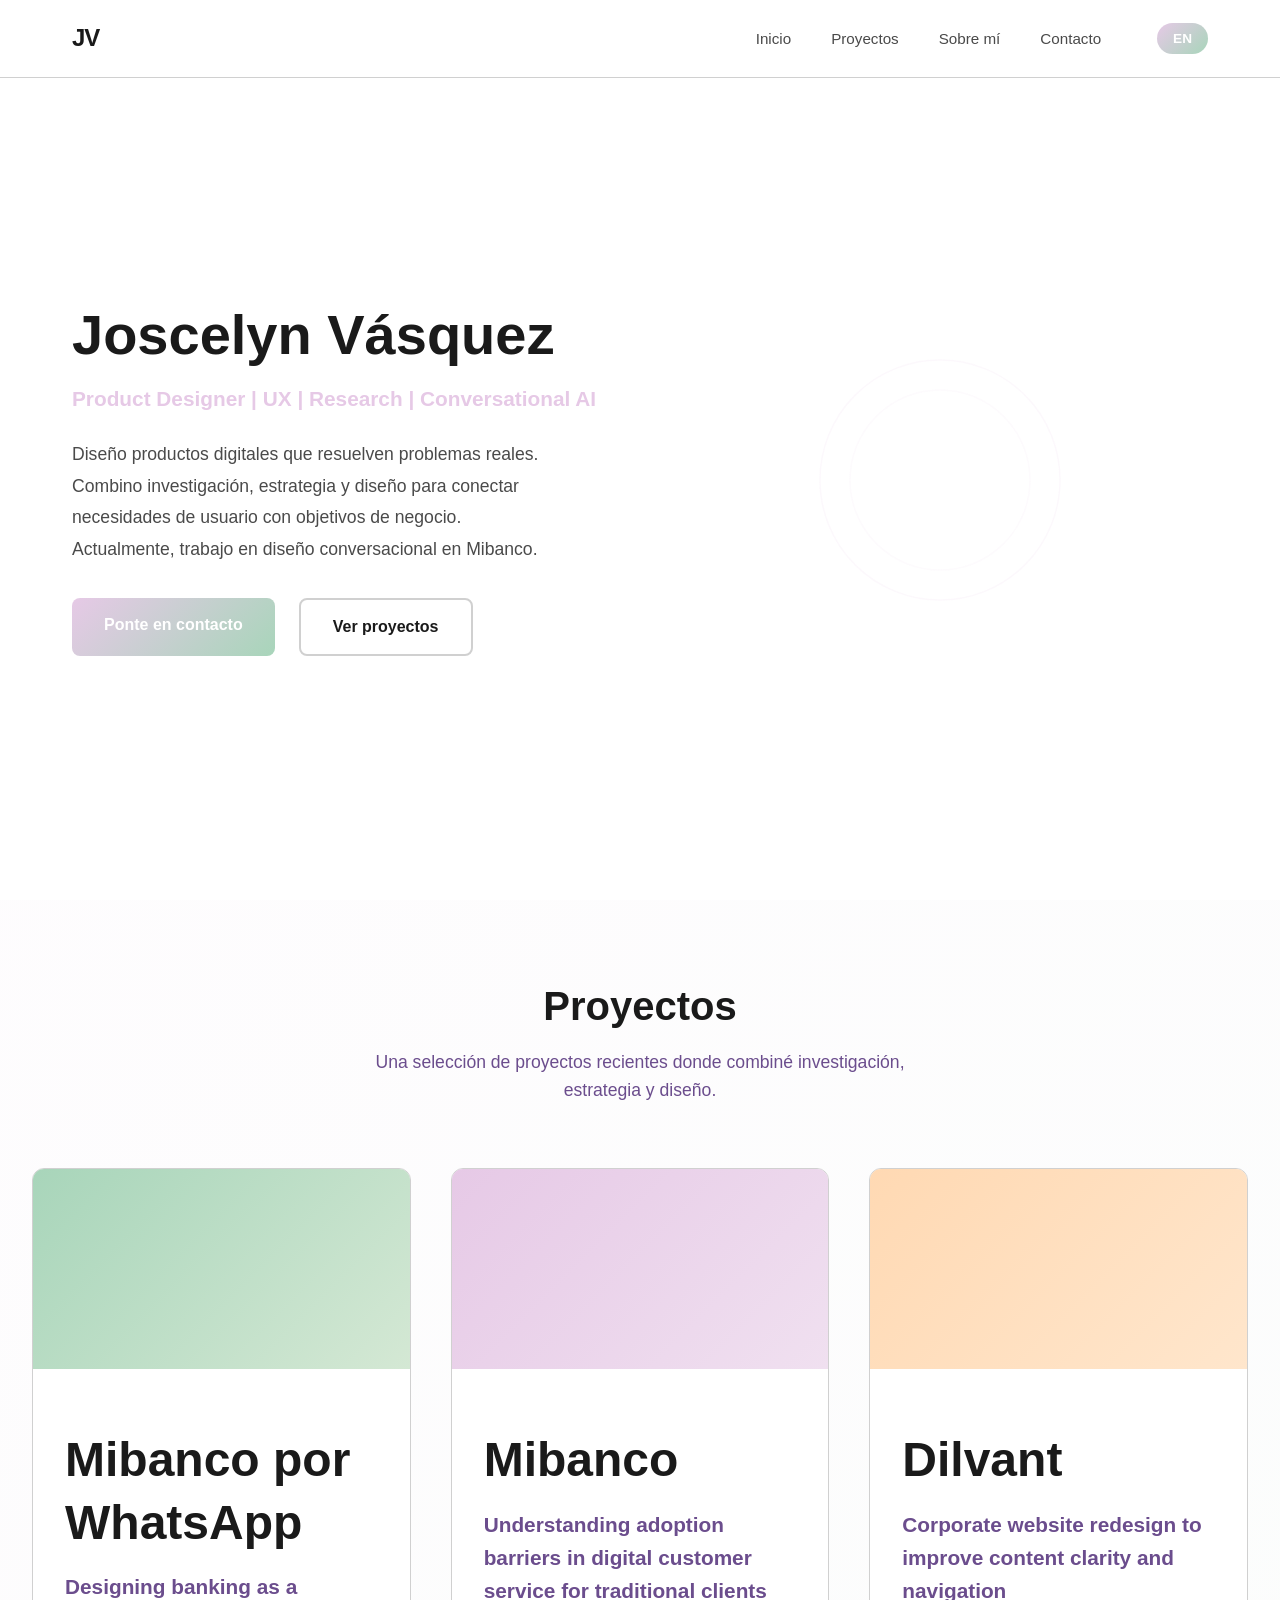
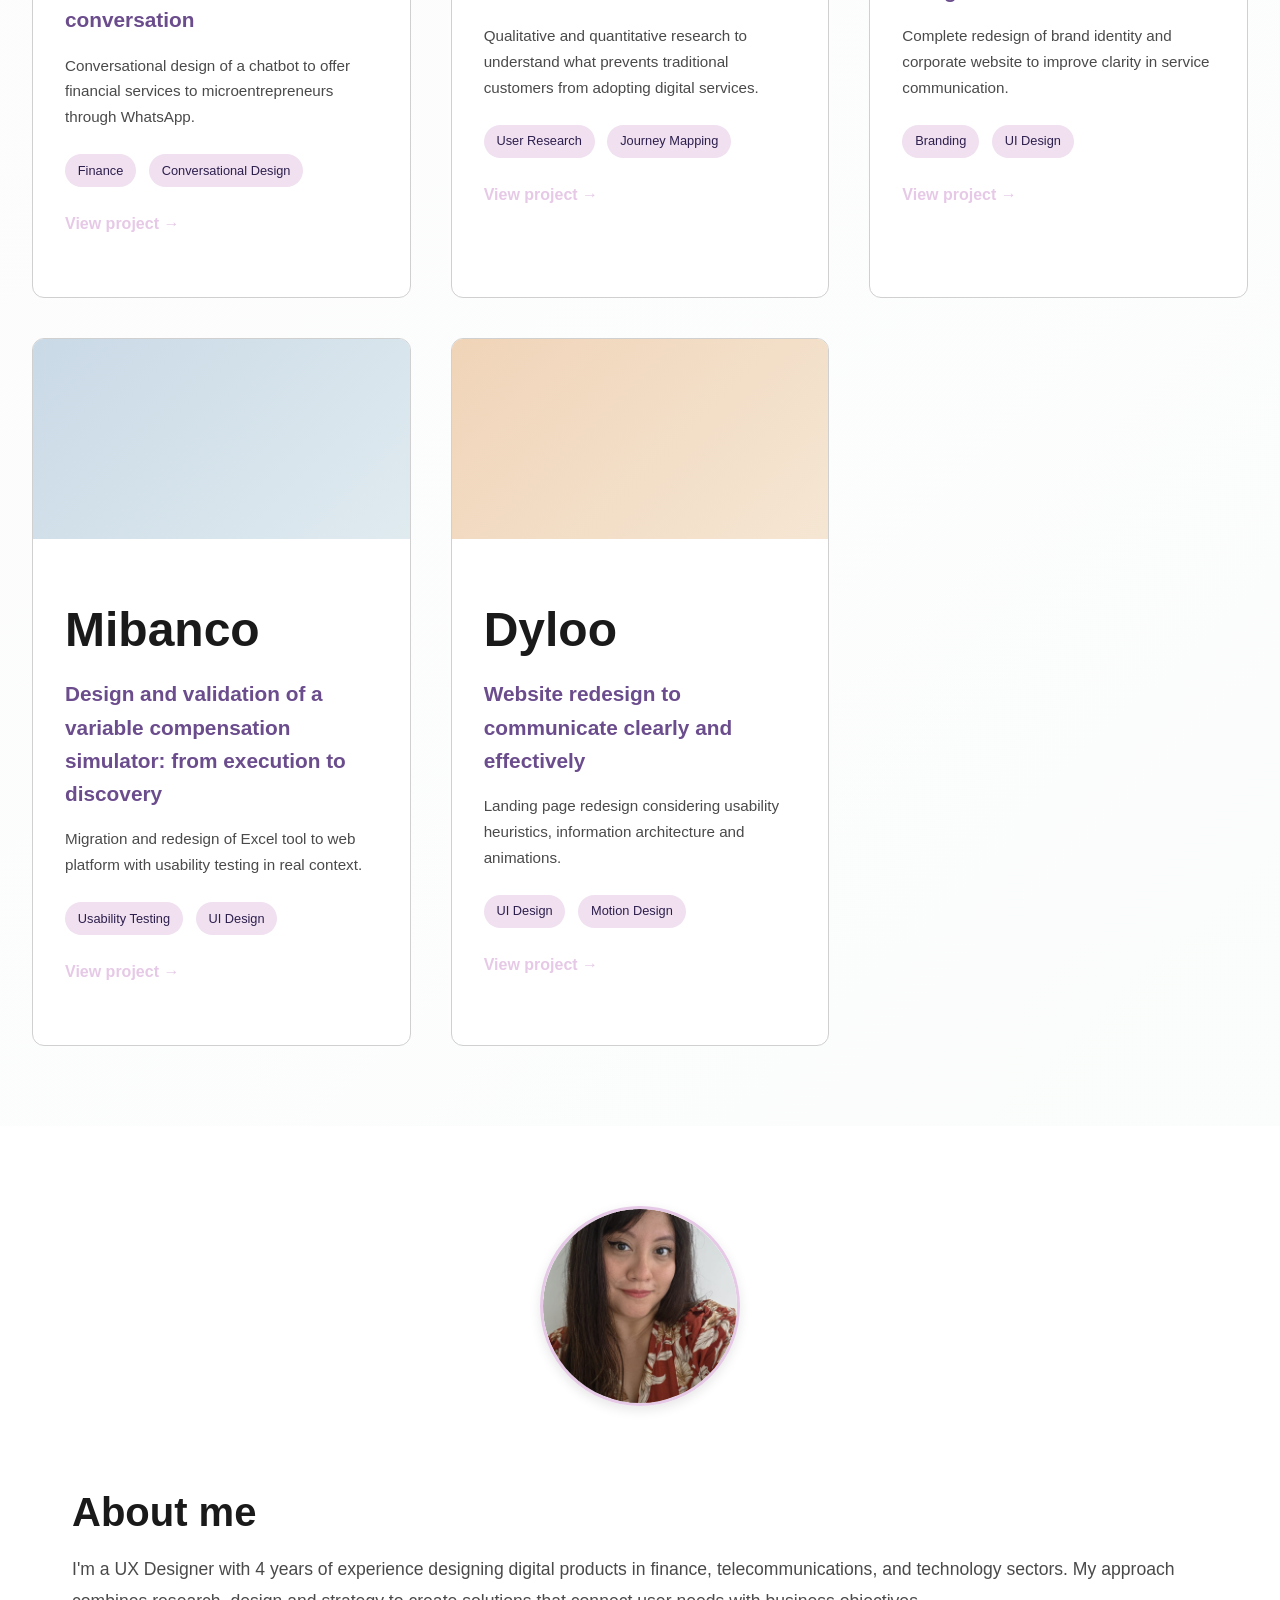
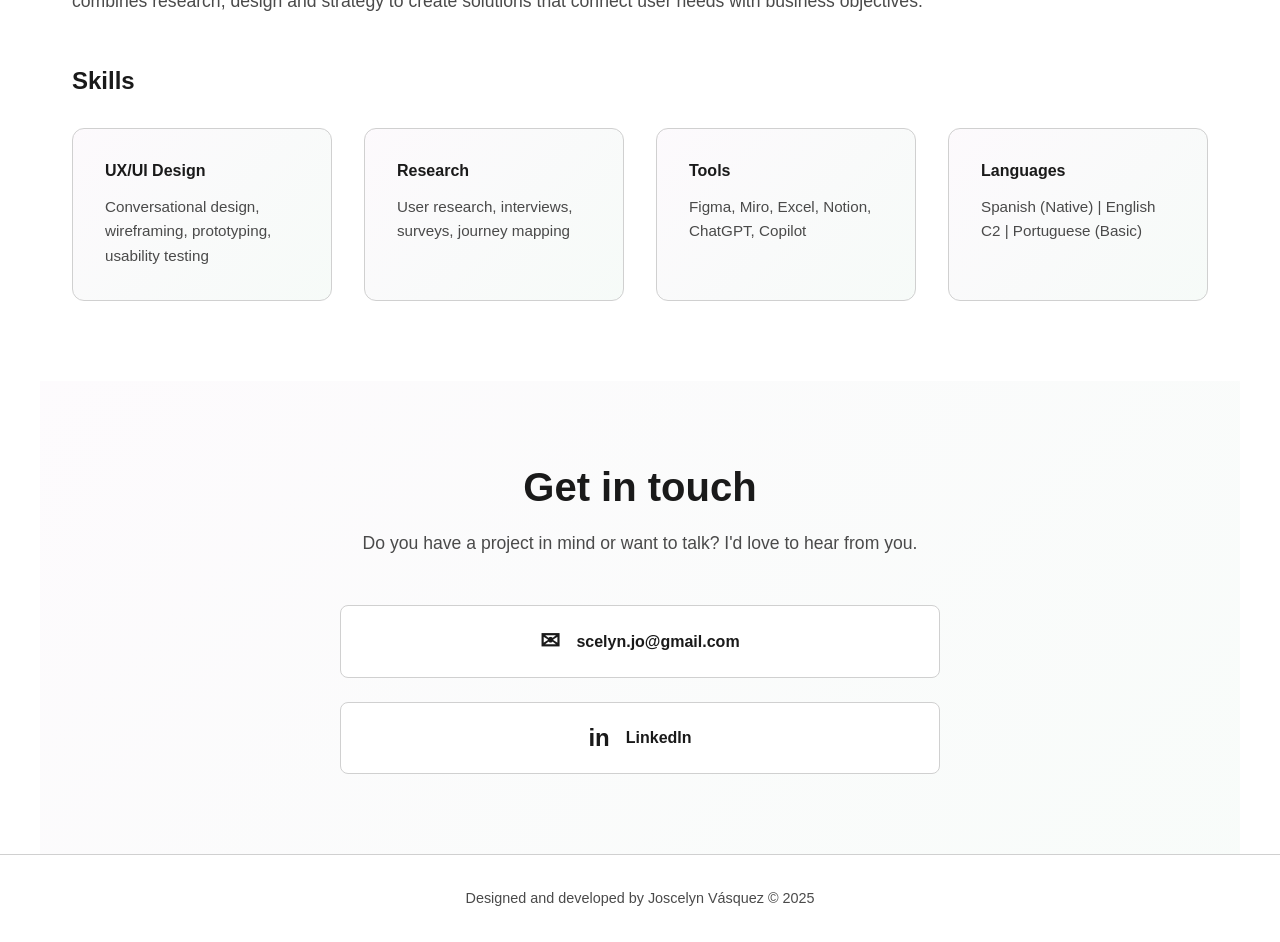
<file: index.html>
<!DOCTYPE html>
<html lang="es">
<head>
    <meta charset="UTF-8">
    <meta name="viewport" content="width=device-width, initial-scale=1.0">
    <title>Joscelyn Vásquez - Product Designer</title>
    <link rel="stylesheet" href="styles.css">
</head>
<body>
    <!-- Navigation Bar -->
    <nav class="navbar">
        <div class="nav-container">
            <a href="index.html" class="logo">JV</a>
            <ul class="nav-links">
                <li><a href="#home" class="nav-link" data-es="Inicio" data-en="Home">Inicio</a></li>
                <li><a href="#projects" class="nav-link" data-es="Proyectos" data-en="Projects">Proyectos</a></li>
                <li><a href="#about" class="nav-link" data-es="Sobre mí" data-en="About">Sobre mí</a></li>
                <li><a href="#contact" class="nav-link" data-es="Contacto" data-en="Contact">Contacto</a></li>
                <li class="language-toggle">
                    <button id="lang-btn" class="lang-btn">EN</button>
                </li>
            </ul>
        </div>
    </nav>

    <!-- Hero Section -->
    <section id="home" class="hero">
        <div class="hero-content">
            <h1 class="hero-title" data-es="Joscelyn Vásquez" data-en="Joscelyn Vásquez">Joscelyn Vásquez</h1>
            <p class="hero-subtitle" data-es="Product Designer | UX | Research | Conversational AI" data-en="Product Designer | UX | Research | Conversational AI">Product Designer | UX | Research | Conversational AI</p>
            <p class="hero-description" data-es="Diseño productos digitales que resuelven problemas reales. Combino investigación, estrategia y diseño para conectar necesidades de usuario con objetivos de negocio. Actualmente, trabajo en diseño conversacional en Mibanco." data-en="I design digital products that solve real problems. I combine research, strategy and design to connect user needs with business objectives. Currently, I work on conversational design at Mibanco.">Diseño productos digitales que resuelven problemas reales. Combino investigación, estrategia y diseño para conectar necesidades de usuario con objetivos de negocio. Actualmente, trabajo en diseño conversacional en Mibanco.</p>
            <div class="hero-cta">
                <a href="#contact" class="btn btn-primary" data-es="Ponte en contacto" data-en="Get in touch">Ponte en contacto</a>
                <a href="#projects" class="btn btn-secondary" data-es="Ver proyectos" data-en="View projects">Ver proyectos</a>
            </div>
        </div>
        <div class="hero-decoration">
            <svg viewBox="0 0 200 200" xmlns="http://www.w3.org/2000/svg">
                <circle cx="100" cy="100" r="80" fill="none" stroke="currentColor" stroke-width="1" opacity="0.3"/>
                <circle cx="100" cy="100" r="60" fill="none" stroke="currentColor" stroke-width="1" opacity="0.2"/>
            </svg>
        </div>
    </section>

    <!-- Projects Section -->
    <section id="projects" class="projects">
        <div class="section-header">
            <h2 class="section-title" data-es="Proyectos" data-en="Projects">Proyectos</h2>
            <p class="section-description" data-es="Una selección de proyectos recientes donde combiné investigación, estrategia y diseño." data-en="A selection of recent projects where I combined research, strategy and design.">Una selección de proyectos recientes donde combiné investigación, estrategia y diseño.</p>
        </div>

        <div class="projects-grid">
            <!-- Project 1: Mibanco por WhatsApp -->
            <div class="project-card">
                <div class="project-image" style="background: linear-gradient(135deg, #a8d5ba 0%, #d4e8d4 100%);"></div>
                <div class="project-content">
                    <h3 class="project-title">Mibanco por WhatsApp</h3>
                    <p class="project-subtitle">Designing banking as a conversation</p>
                    <p class="project-description">Conversational design of a chatbot to offer financial services to microentrepreneurs through WhatsApp.</p>
                    <div class="project-tags">
                        <span class="tag">Finance</span>
                        <span class="tag">Conversational Design</span>
                    </div>
                    <a href="project-mibanco-whatsapp.html" class="project-link">View project →</a>
                </div>
            </div>

            <!-- Project 2: Mibanco Research -->
            <div class="project-card">
                <div class="project-image" style="background: linear-gradient(135deg, #e6c9e6 0%, #f0e0f0 100%);"></div>
                <div class="project-content">
                    <h3 class="project-title">Mibanco</h3>
                    <p class="project-subtitle">Understanding adoption barriers in digital customer service for traditional clients</p>
                    <p class="project-description">Qualitative and quantitative research to understand what prevents traditional customers from adopting digital services.</p>
                    <div class="project-tags">
                        <span class="tag">User Research</span>
                        <span class="tag">Journey Mapping</span>
                    </div>
                    <a href="project-mibanco-research.html" class="project-link">View project →</a>
                </div>
            </div>

            <!-- Project 3: Dilvant -->
            <div class="project-card">
                <div class="project-image" style="background: linear-gradient(135deg, #ffd9b3 0%, #ffe6cc 100%);"></div>
                <div class="project-content">
                    <h3 class="project-title">Dilvant</h3>
                    <p class="project-subtitle">Corporate website redesign to improve content clarity and navigation</p>
                    <p class="project-description">Complete redesign of brand identity and corporate website to improve clarity in service communication.</p>
                    <div class="project-tags">
                        <span class="tag">Branding</span>
                        <span class="tag">UI Design</span>
                    </div>
                    <a href="project-dilvant.html" class="project-link">View project →</a>
                </div>
            </div>

            <!-- Project 4: Mibanco Simulator -->
            <div class="project-card">
                <div class="project-image" style="background: linear-gradient(135deg, #c9d9e6 0%, #e0ebf0 100%);"></div>
                <div class="project-content">
                    <h3 class="project-title">Mibanco</h3>
                    <p class="project-subtitle">Design and validation of a variable compensation simulator: from execution to discovery</p>
                    <p class="project-description">Migration and redesign of Excel tool to web platform with usability testing in real context.</p>
                    <div class="project-tags">
                        <span class="tag">Usability Testing</span>
                        <span class="tag">UI Design</span>
                    </div>
                    <a href="project-mibanco-simulator.html" class="project-link">View project →</a>
                </div>
            </div>

            <!-- Project 5: Dyloo -->
            <div class="project-card">
                <div class="project-image" style="background: linear-gradient(135deg, #f0d4b8 0%, #f5e6d3 100%);"></div>
                <div class="project-content">
                    <h3 class="project-title">Dyloo</h3>
                    <p class="project-subtitle">Website redesign to communicate clearly and effectively</p>
                    <p class="project-description">Landing page redesign considering usability heuristics, information architecture and animations.</p>
                    <div class="project-tags">
                        <span class="tag">UI Design</span>
                        <span class="tag">Motion Design</span>
                    </div>
                    <a href="project-dyloo.html" class="project-link">View project →</a>
                </div>
            </div>
        </div>
    </section>

    <!-- About Section -->
    <section id="about" class="about">
        <div class="about-container">
            <div class="about-image">
                <img src="profile.png" alt="Joscelyn Vásquez">
            </div>
            <div class="about-text">
                <h2 class="section-title">About me</h2>
                <p class="about-description">I'm a UX Designer with 4 years of experience designing digital products in finance, telecommunications, and technology sectors. My approach combines research, design and strategy to create solutions that connect user needs with business objectives.</p>
                
                <div class="skills-section">
                    <h3 class="skills-title">Skills</h3>
                    <div class="skills-grid">
                        <div class="skill-category">
                            <h4>UX/UI Design</h4>
                            <p>Conversational design, wireframing, prototyping, usability testing</p>
                        </div>
                        <div class="skill-category">
                            <h4>Research</h4>
                            <p>User research, interviews, surveys, journey mapping</p>
                        </div>
                        <div class="skill-category">
                            <h4>Tools</h4>
                            <p>Figma, Miro, Excel, Notion, ChatGPT, Copilot</p>
                        </div>
                        <div class="skill-category">
                            <h4>Languages</h4>
                            <p>Spanish (Native) | English C2 | Portuguese (Basic)</p>
                        </div>
                    </div>
                </div>
            </div>
        </div>
    </section>

    <!-- Contact Section -->
    <section id="contact" class="contact">
        <div class="contact-container">
            <h2 class="section-title">Get in touch</h2>
            <p class="contact-description">Do you have a project in mind or want to talk? I'd love to hear from you.</p>
            
            <div class="contact-links">
                <a href="mailto:scelyn.jo@gmail.com" class="contact-link">
                    <span class="icon">✉</span>
                    <span class="label">scelyn.jo@gmail.com</span>
                </a>
                <a href="https://www.linkedin.com/in/joscelyn-vasquez/" target="_blank" class="contact-link">
                    <span class="icon">in</span>
                    <span class="label">LinkedIn</span>
                </a>
            </div>
        </div>
    </section>

    <!-- Footer -->
    <footer class="footer">
        <p class="footer-text">Designed and developed by Joscelyn Vásquez © 2025</p>
    </footer>

    <script src="script.js"></script>
</body>
</html>
</file>
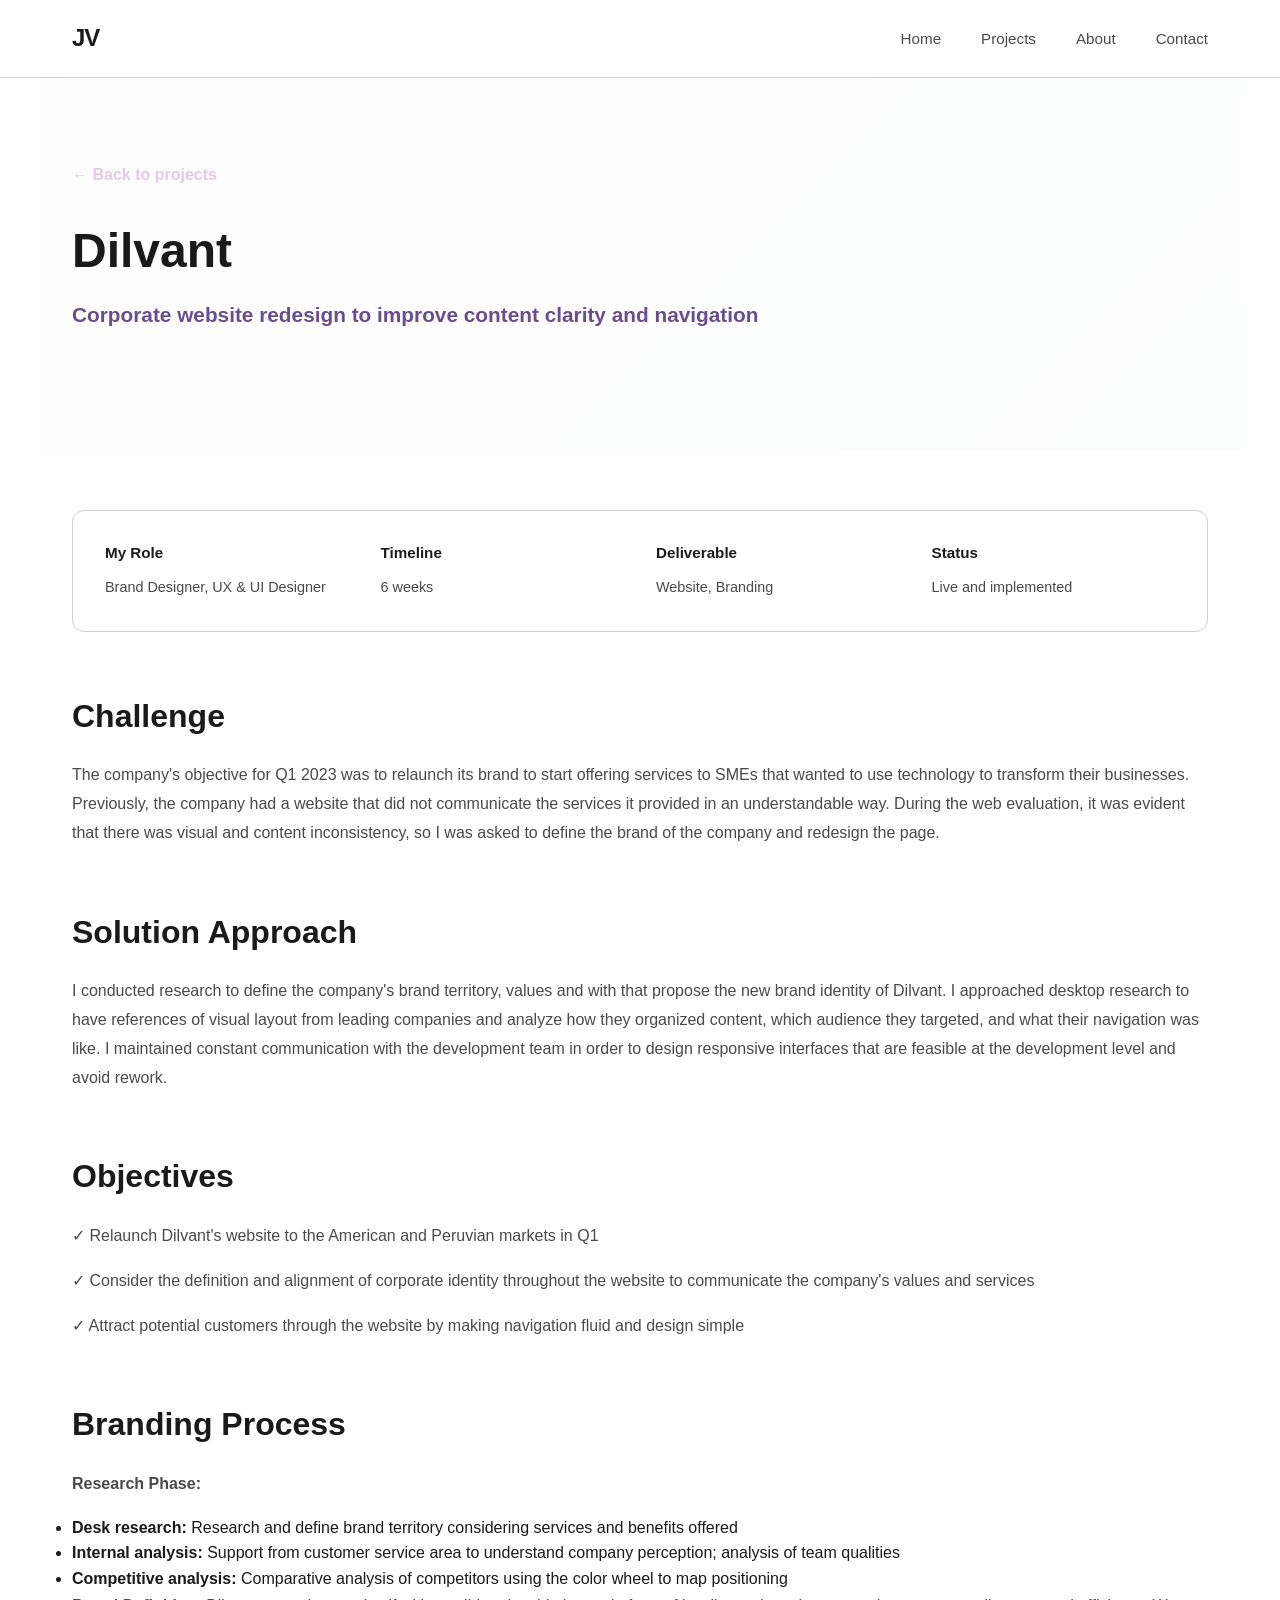
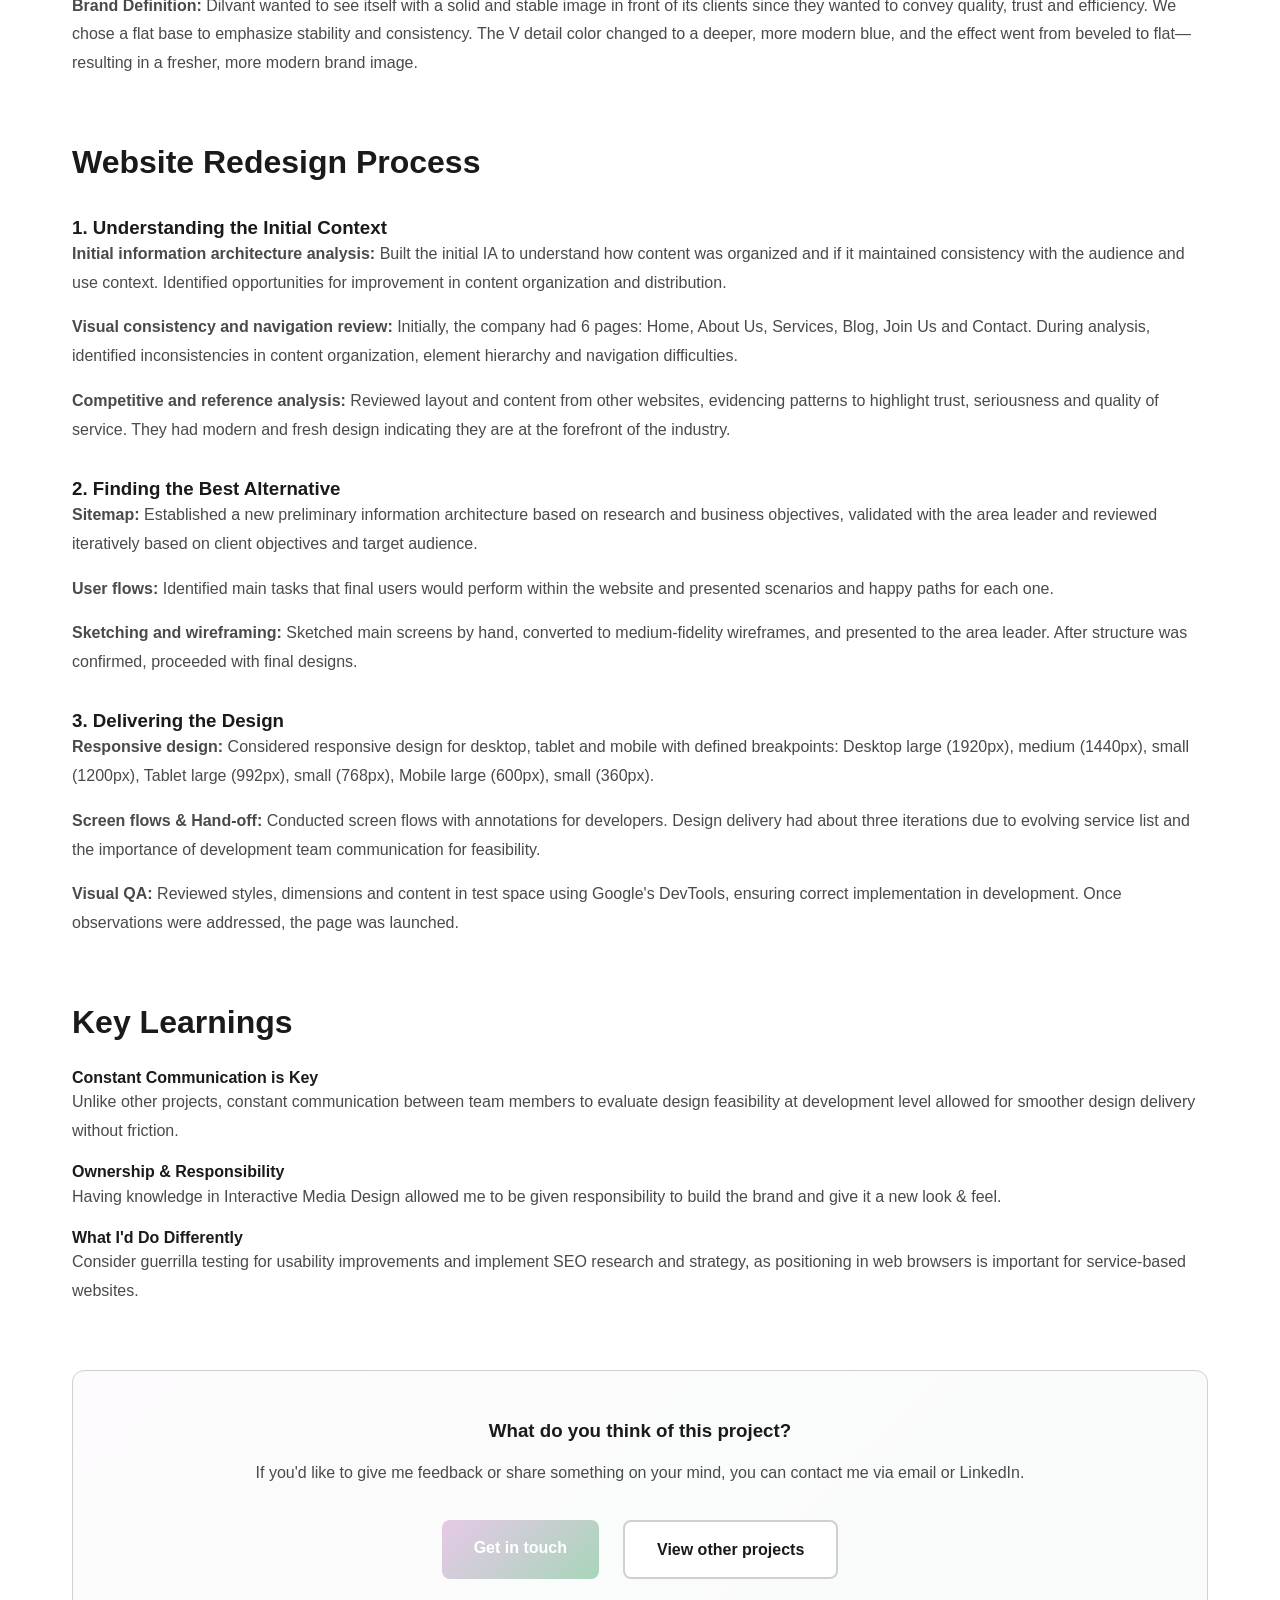
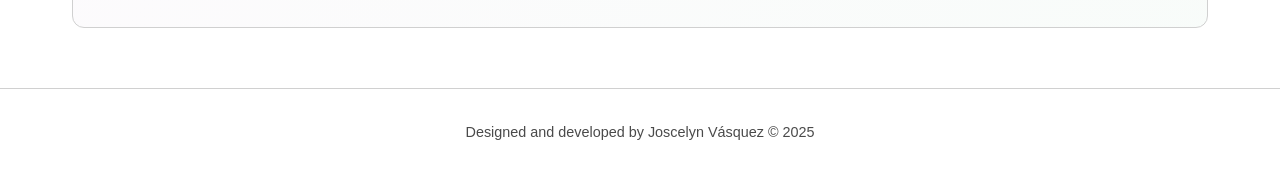
<file: project-dilvant.html>
<!DOCTYPE html>
<html lang="en">
<head>
    <meta charset="UTF-8">
    <meta name="viewport" content="width=device-width, initial-scale=1.0">
    <title>Dilvant - Corporate Website Redesign - Joscelyn Vásquez</title>
    <link rel="stylesheet" href="styles.css">
</head>
<body>
    <!-- Navigation Bar -->
    <nav class="navbar">
        <div class="nav-container">
            <a href="index.html" class="logo">JV</a>
            <ul class="nav-links">
                <li><a href="index.html#home" class="nav-link">Home</a></li>
                <li><a href="index.html#projects" class="nav-link">Projects</a></li>
                <li><a href="index.html#about" class="nav-link">About</a></li>
                <li><a href="index.html#contact" class="nav-link">Contact</a></li>
            </ul>
        </div>
    </nav>

    <!-- Project Hero -->
    <section class="project-hero">
        <div class="project-hero-content">
            <a href="index.html#projects" class="back-link">← Back to projects</a>
            <h1 class="project-title">Dilvant</h1>
            <p class="project-subtitle">Corporate website redesign to improve content clarity and navigation</p>
        </div>
    </section>

    <!-- Project Content -->
    <section class="project-content">
        <div class="project-container">
            <!-- Project Meta -->
            <div class="project-meta">
                <div class="meta-item">
                    <h4>My Role</h4>
                    <p>Brand Designer, UX & UI Designer</p>
                </div>
                <div class="meta-item">
                    <h4>Timeline</h4>
                    <p>6 weeks</p>
                </div>
                <div class="meta-item">
                    <h4>Deliverable</h4>
                    <p>Website, Branding</p>
                </div>
                <div class="meta-item">
                    <h4>Status</h4>
                    <p>Live and implemented</p>
                </div>
            </div>

            <!-- Project Body -->
            <div class="project-body">
                <section class="project-section">
                    <h2>Challenge</h2>
                    <p>The company's objective for Q1 2023 was to relaunch its brand to start offering services to SMEs that wanted to use technology to transform their businesses. Previously, the company had a website that did not communicate the services it provided in an understandable way. During the web evaluation, it was evident that there was visual and content inconsistency, so I was asked to define the brand of the company and redesign the page.</p>
                </section>

                <section class="project-section">
                    <h2>Solution Approach</h2>
                    <p>I conducted research to define the company's brand territory, values and with that propose the new brand identity of Dilvant. I approached desktop research to have references of visual layout from leading companies and analyze how they organized content, which audience they targeted, and what their navigation was like. I maintained constant communication with the development team in order to design responsive interfaces that are feasible at the development level and avoid rework.</p>
                </section>

                <section class="project-section">
                    <h2>Objectives</h2>
                    <div class="objectives-list">
                        <p>✓ Relaunch Dilvant's website to the American and Peruvian markets in Q1</p>
                        <p>✓ Consider the definition and alignment of corporate identity throughout the website to communicate the company's values and services</p>
                        <p>✓ Attract potential customers through the website by making navigation fluid and design simple</p>
                    </div>
                </section>

                <section class="project-section">
                    <h2>Branding Process</h2>
                    <p><strong>Research Phase:</strong></p>
                    <ul>
                        <li><strong>Desk research:</strong> Research and define brand territory considering services and benefits offered</li>
                        <li><strong>Internal analysis:</strong> Support from customer service area to understand company perception; analysis of team qualities</li>
                        <li><strong>Competitive analysis:</strong> Comparative analysis of competitors using the color wheel to map positioning</li>
                    </ul>
                    <p><strong>Brand Definition:</strong> Dilvant wanted to see itself with a solid and stable image in front of its clients since they wanted to convey quality, trust and efficiency. We chose a flat base to emphasize stability and consistency. The V detail color changed to a deeper, more modern blue, and the effect went from beveled to flat—resulting in a fresher, more modern brand image.</p>
                </section>

                <section class="project-section">
                    <h2>Website Redesign Process</h2>
                    <h3 style="margin-top: 2rem;">1. Understanding the Initial Context</h3>
                    <p><strong>Initial information architecture analysis:</strong> Built the initial IA to understand how content was organized and if it maintained consistency with the audience and use context. Identified opportunities for improvement in content organization and distribution.</p>
                    <p><strong>Visual consistency and navigation review:</strong> Initially, the company had 6 pages: Home, About Us, Services, Blog, Join Us and Contact. During analysis, identified inconsistencies in content organization, element hierarchy and navigation difficulties.</p>
                    <p><strong>Competitive and reference analysis:</strong> Reviewed layout and content from other websites, evidencing patterns to highlight trust, seriousness and quality of service. They had modern and fresh design indicating they are at the forefront of the industry.</p>

                    <h3 style="margin-top: 2rem;">2. Finding the Best Alternative</h3>
                    <p><strong>Sitemap:</strong> Established a new preliminary information architecture based on research and business objectives, validated with the area leader and reviewed iteratively based on client objectives and target audience.</p>
                    <p><strong>User flows:</strong> Identified main tasks that final users would perform within the website and presented scenarios and happy paths for each one.</p>
                    <p><strong>Sketching and wireframing:</strong> Sketched main screens by hand, converted to medium-fidelity wireframes, and presented to the area leader. After structure was confirmed, proceeded with final designs.</p>

                    <h3 style="margin-top: 2rem;">3. Delivering the Design</h3>
                    <p><strong>Responsive design:</strong> Considered responsive design for desktop, tablet and mobile with defined breakpoints: Desktop large (1920px), medium (1440px), small (1200px), Tablet large (992px), small (768px), Mobile large (600px), small (360px).</p>
                    <p><strong>Screen flows & Hand-off:</strong> Conducted screen flows with annotations for developers. Design delivery had about three iterations due to evolving service list and the importance of development team communication for feasibility.</p>
                    <p><strong>Visual QA:</strong> Reviewed styles, dimensions and content in test space using Google's DevTools, ensuring correct implementation in development. Once observations were addressed, the page was launched.</p>
                </section>

                <section class="project-section">
                    <h2>Key Learnings</h2>
                    <div class="learnings-grid">
                        <div class="learning">
                            <h4>Constant Communication is Key</h4>
                            <p>Unlike other projects, constant communication between team members to evaluate design feasibility at development level allowed for smoother design delivery without friction.</p>
                        </div>
                        <div class="learning">
                            <h4>Ownership & Responsibility</h4>
                            <p>Having knowledge in Interactive Media Design allowed me to be given responsibility to build the brand and give it a new look & feel.</p>
                        </div>
                        <div class="learning">
                            <h4>What I'd Do Differently</h4>
                            <p>Consider guerrilla testing for usability improvements and implement SEO research and strategy, as positioning in web browsers is important for service-based websites.</p>
                        </div>
                    </div>
                </section>

                <section class="project-section cta-section">
                    <h3>What do you think of this project?</h3>
                    <p>If you'd like to give me feedback or share something on your mind, you can contact me via email or LinkedIn.</p>
                    <div class="project-cta">
                        <a href="index.html#contact" class="btn btn-primary">Get in touch</a>
                        <a href="index.html#projects" class="btn btn-secondary">View other projects</a>
                    </div>
                </section>
            </div>
        </div>
    </section>

    <!-- Footer -->
    <footer class="footer">
        <p class="footer-text">Designed and developed by Joscelyn Vásquez © 2025</p>
    </footer>

    <script src="script.js"></script>
</body>
</html>
</file>
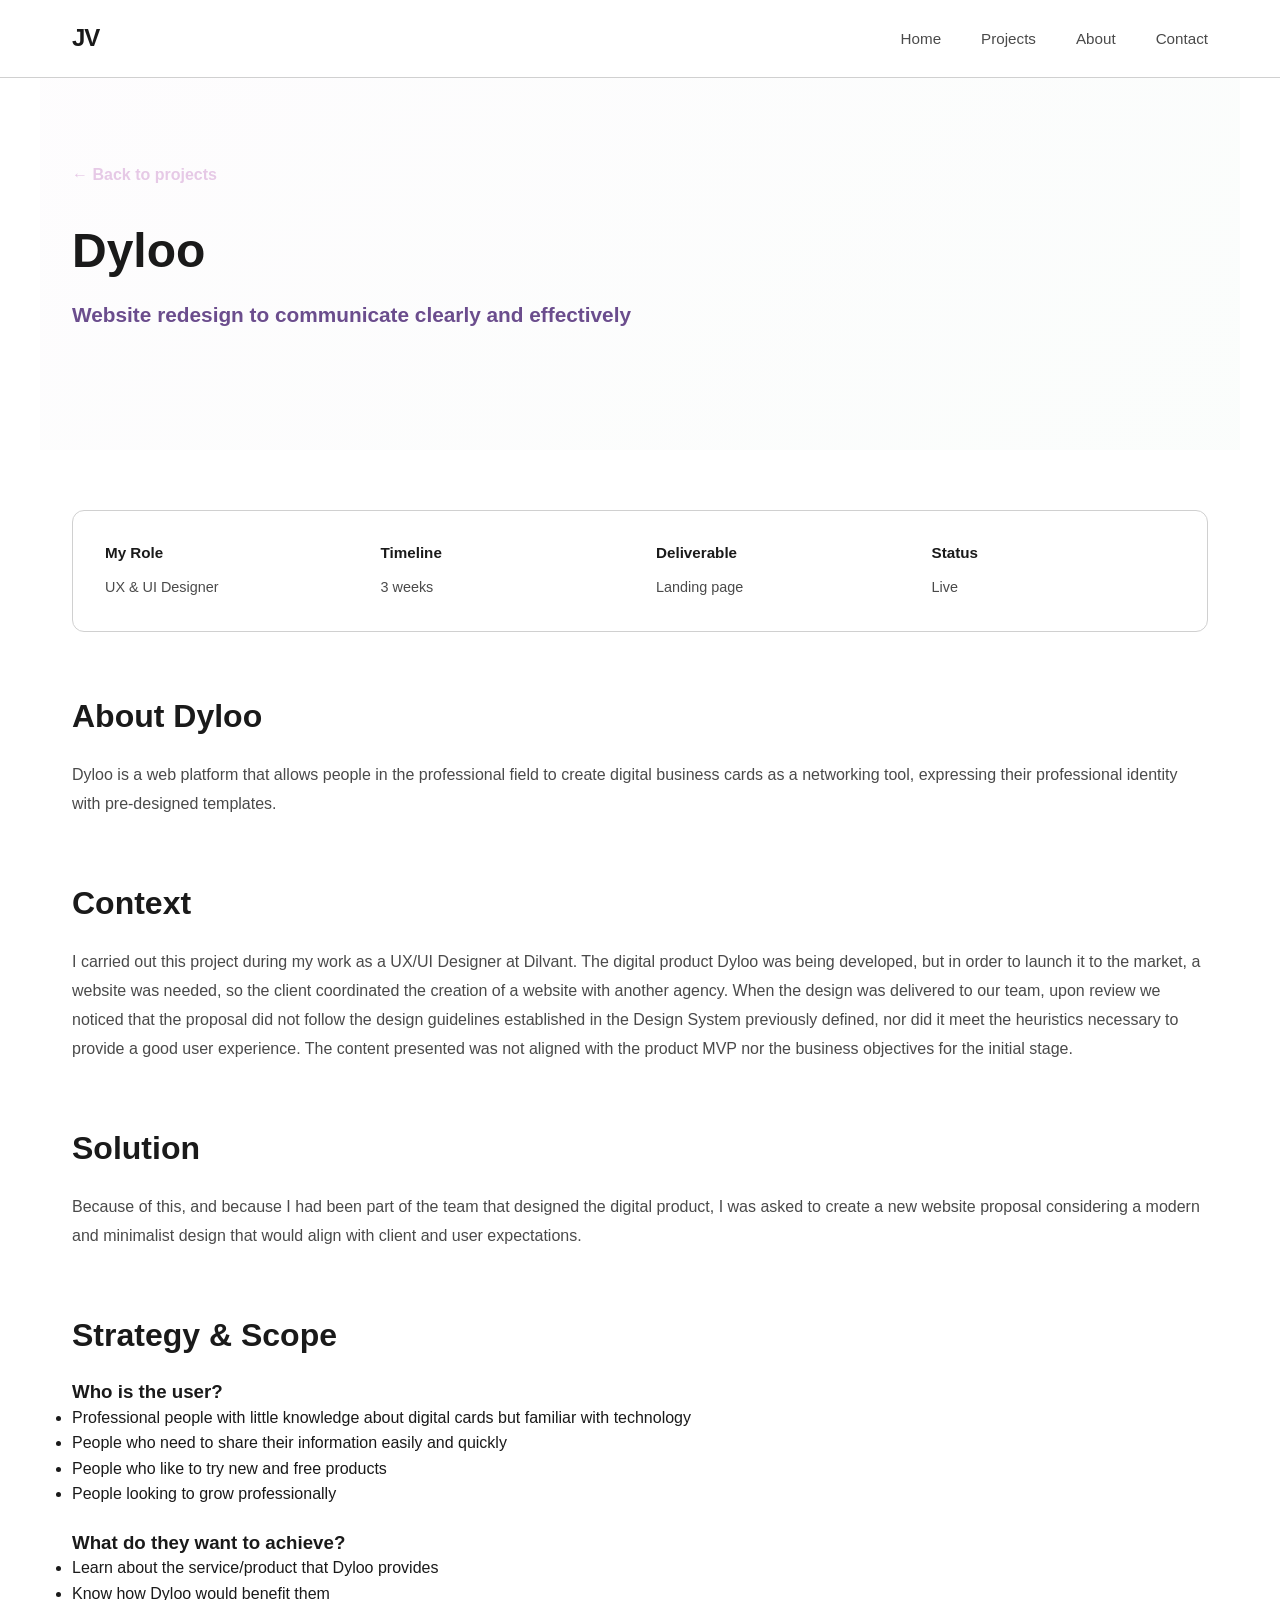
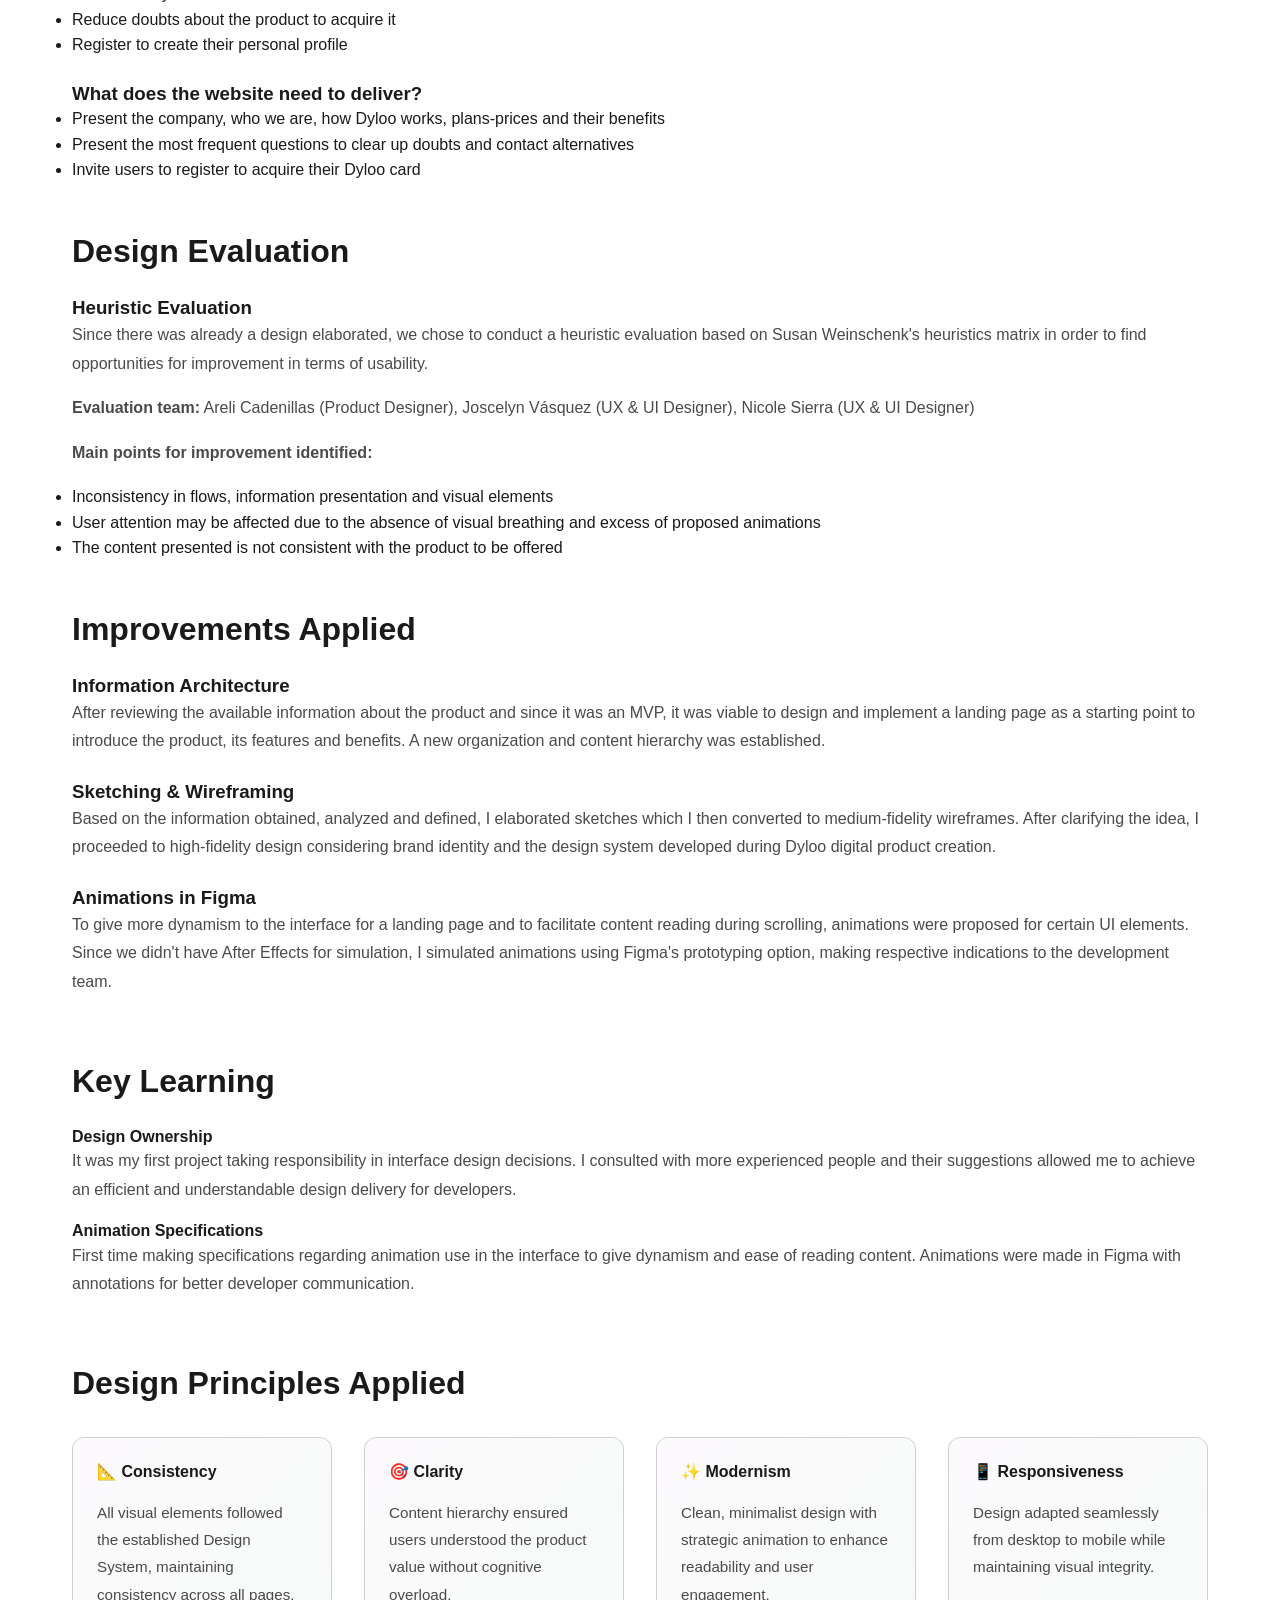
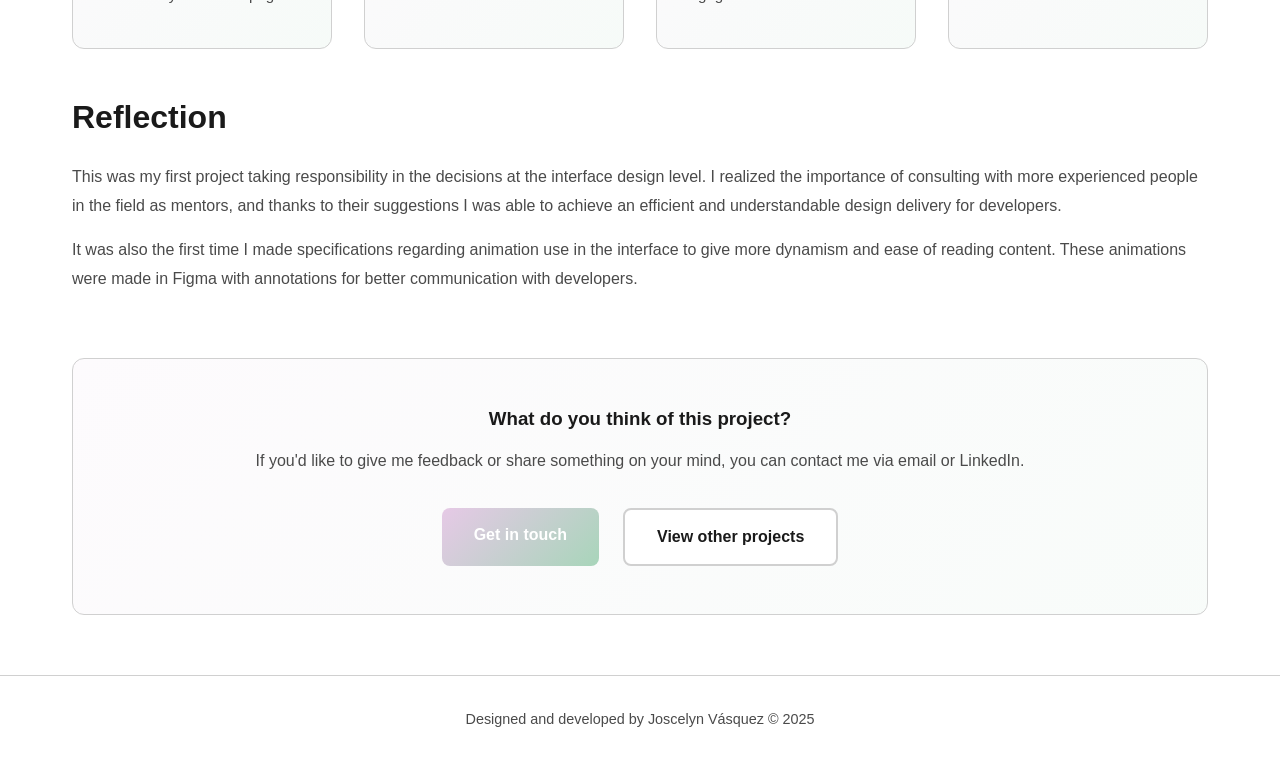
<file: project-dyloo.html>
<!DOCTYPE html>
<html lang="en">
<head>
    <meta charset="UTF-8">
    <meta name="viewport" content="width=device-width, initial-scale=1.0">
    <title>Dyloo - Landing Page Redesign - Joscelyn Vásquez</title>
    <link rel="stylesheet" href="styles.css">
</head>
<body>
    <!-- Navigation Bar -->
    <nav class="navbar">
        <div class="nav-container">
            <a href="index.html" class="logo">JV</a>
            <ul class="nav-links">
                <li><a href="index.html#home" class="nav-link">Home</a></li>
                <li><a href="index.html#projects" class="nav-link">Projects</a></li>
                <li><a href="index.html#about" class="nav-link">About</a></li>
                <li><a href="index.html#contact" class="nav-link">Contact</a></li>
            </ul>
        </div>
    </nav>

    <!-- Project Hero -->
    <section class="project-hero">
        <div class="project-hero-content">
            <a href="index.html#projects" class="back-link">← Back to projects</a>
            <h1 class="project-title">Dyloo</h1>
            <p class="project-subtitle">Website redesign to communicate clearly and effectively</p>
        </div>
    </section>

    <!-- Project Content -->
    <section class="project-content">
        <div class="project-container">
            <!-- Project Meta -->
            <div class="project-meta">
                <div class="meta-item">
                    <h4>My Role</h4>
                    <p>UX & UI Designer</p>
                </div>
                <div class="meta-item">
                    <h4>Timeline</h4>
                    <p>3 weeks</p>
                </div>
                <div class="meta-item">
                    <h4>Deliverable</h4>
                    <p>Landing page</p>
                </div>
                <div class="meta-item">
                    <h4>Status</h4>
                    <p>Live</p>
                </div>
            </div>

            <!-- Project Body -->
            <div class="project-body">
                <section class="project-section">
                    <h2>About Dyloo</h2>
                    <p>Dyloo is a web platform that allows people in the professional field to create digital business cards as a networking tool, expressing their professional identity with pre-designed templates.</p>
                </section>

                <section class="project-section">
                    <h2>Context</h2>
                    <p>I carried out this project during my work as a UX/UI Designer at Dilvant. The digital product Dyloo was being developed, but in order to launch it to the market, a website was needed, so the client coordinated the creation of a website with another agency. When the design was delivered to our team, upon review we noticed that the proposal did not follow the design guidelines established in the Design System previously defined, nor did it meet the heuristics necessary to provide a good user experience. The content presented was not aligned with the product MVP nor the business objectives for the initial stage.</p>
                </section>

                <section class="project-section">
                    <h2>Solution</h2>
                    <p>Because of this, and because I had been part of the team that designed the digital product, I was asked to create a new website proposal considering a modern and minimalist design that would align with client and user expectations.</p>
                </section>

                <section class="project-section">
                    <h2>Strategy & Scope</h2>
                    <h3 style="margin-top: 1.5rem;">Who is the user?</h3>
                    <ul>
                        <li>Professional people with little knowledge about digital cards but familiar with technology</li>
                        <li>People who need to share their information easily and quickly</li>
                        <li>People who like to try new and free products</li>
                        <li>People looking to grow professionally</li>
                    </ul>

                    <h3 style="margin-top: 1.5rem;">What do they want to achieve?</h3>
                    <ul>
                        <li>Learn about the service/product that Dyloo provides</li>
                        <li>Know how Dyloo would benefit them</li>
                        <li>Reduce doubts about the product to acquire it</li>
                        <li>Register to create their personal profile</li>
                    </ul>

                    <h3 style="margin-top: 1.5rem;">What does the website need to deliver?</h3>
                    <ul>
                        <li>Present the company, who we are, how Dyloo works, plans-prices and their benefits</li>
                        <li>Present the most frequent questions to clear up doubts and contact alternatives</li>
                        <li>Invite users to register to acquire their Dyloo card</li>
                    </ul>
                </section>

                <section class="project-section">
                    <h2>Design Evaluation</h2>
                    <h3 style="margin-top: 1.5rem;">Heuristic Evaluation</h3>
                    <p>Since there was already a design elaborated, we chose to conduct a heuristic evaluation based on Susan Weinschenk's heuristics matrix in order to find opportunities for improvement in terms of usability.</p>
                    <p><strong>Evaluation team:</strong> Areli Cadenillas (Product Designer), Joscelyn Vásquez (UX & UI Designer), Nicole Sierra (UX & UI Designer)</p>
                    
                    <p><strong>Main points for improvement identified:</strong></p>
                    <ul>
                        <li>Inconsistency in flows, information presentation and visual elements</li>
                        <li>User attention may be affected due to the absence of visual breathing and excess of proposed animations</li>
                        <li>The content presented is not consistent with the product to be offered</li>
                    </ul>
                </section>

                <section class="project-section">
                    <h2>Improvements Applied</h2>
                    <h3 style="margin-top: 1.5rem;">Information Architecture</h3>
                    <p>After reviewing the available information about the product and since it was an MVP, it was viable to design and implement a landing page as a starting point to introduce the product, its features and benefits. A new organization and content hierarchy was established.</p>

                    <h3 style="margin-top: 1.5rem;">Sketching & Wireframing</h3>
                    <p>Based on the information obtained, analyzed and defined, I elaborated sketches which I then converted to medium-fidelity wireframes. After clarifying the idea, I proceeded to high-fidelity design considering brand identity and the design system developed during Dyloo digital product creation.</p>

                    <h3 style="margin-top: 1.5rem;">Animations in Figma</h3>
                    <p>To give more dynamism to the interface for a landing page and to facilitate content reading during scrolling, animations were proposed for certain UI elements. Since we didn't have After Effects for simulation, I simulated animations using Figma's prototyping option, making respective indications to the development team.</p>
                </section>

                <section class="project-section">
                    <h2>Key Learning</h2>
                    <div class="learnings-grid">
                        <div class="learning">
                            <h4>Design Ownership</h4>
                            <p>It was my first project taking responsibility in interface design decisions. I consulted with more experienced people and their suggestions allowed me to achieve an efficient and understandable design delivery for developers.</p>
                        </div>
                        <div class="learning">
                            <h4>Animation Specifications</h4>
                            <p>First time making specifications regarding animation use in the interface to give dynamism and ease of reading content. Animations were made in Figma with annotations for better developer communication.</p>
                        </div>
                    </div>
                </section>

                <section class="project-section">
                    <h2>Design Principles Applied</h2>
                    <div class="principles-grid">
                        <div class="principle">
                            <h4>📐 Consistency</h4>
                            <p>All visual elements followed the established Design System, maintaining consistency across all pages.</p>
                        </div>
                        <div class="principle">
                            <h4>🎯 Clarity</h4>
                            <p>Content hierarchy ensured users understood the product value without cognitive overload.</p>
                        </div>
                        <div class="principle">
                            <h4>✨ Modernism</h4>
                            <p>Clean, minimalist design with strategic animation to enhance readability and user engagement.</p>
                        </div>
                        <div class="principle">
                            <h4>📱 Responsiveness</h4>
                            <p>Design adapted seamlessly from desktop to mobile while maintaining visual integrity.</p>
                        </div>
                    </div>
                </section>

                <section class="project-section">
                    <h2>Reflection</h2>
                    <p>This was my first project taking responsibility in the decisions at the interface design level. I realized the importance of consulting with more experienced people in the field as mentors, and thanks to their suggestions I was able to achieve an efficient and understandable design delivery for developers.</p>
                    <p>It was also the first time I made specifications regarding animation use in the interface to give more dynamism and ease of reading content. These animations were made in Figma with annotations for better communication with developers.</p>
                </section>

                <section class="project-section cta-section">
                    <h3>What do you think of this project?</h3>
                    <p>If you'd like to give me feedback or share something on your mind, you can contact me via email or LinkedIn.</p>
                    <div class="project-cta">
                        <a href="index.html#contact" class="btn btn-primary">Get in touch</a>
                        <a href="index.html#projects" class="btn btn-secondary">View other projects</a>
                    </div>
                </section>
            </div>
        </div>
    </section>

    <!-- Footer -->
    <footer class="footer">
        <p class="footer-text">Designed and developed by Joscelyn Vásquez © 2025</p>
    </footer>

    <script src="script.js"></script>
</body>
</html>
</file>
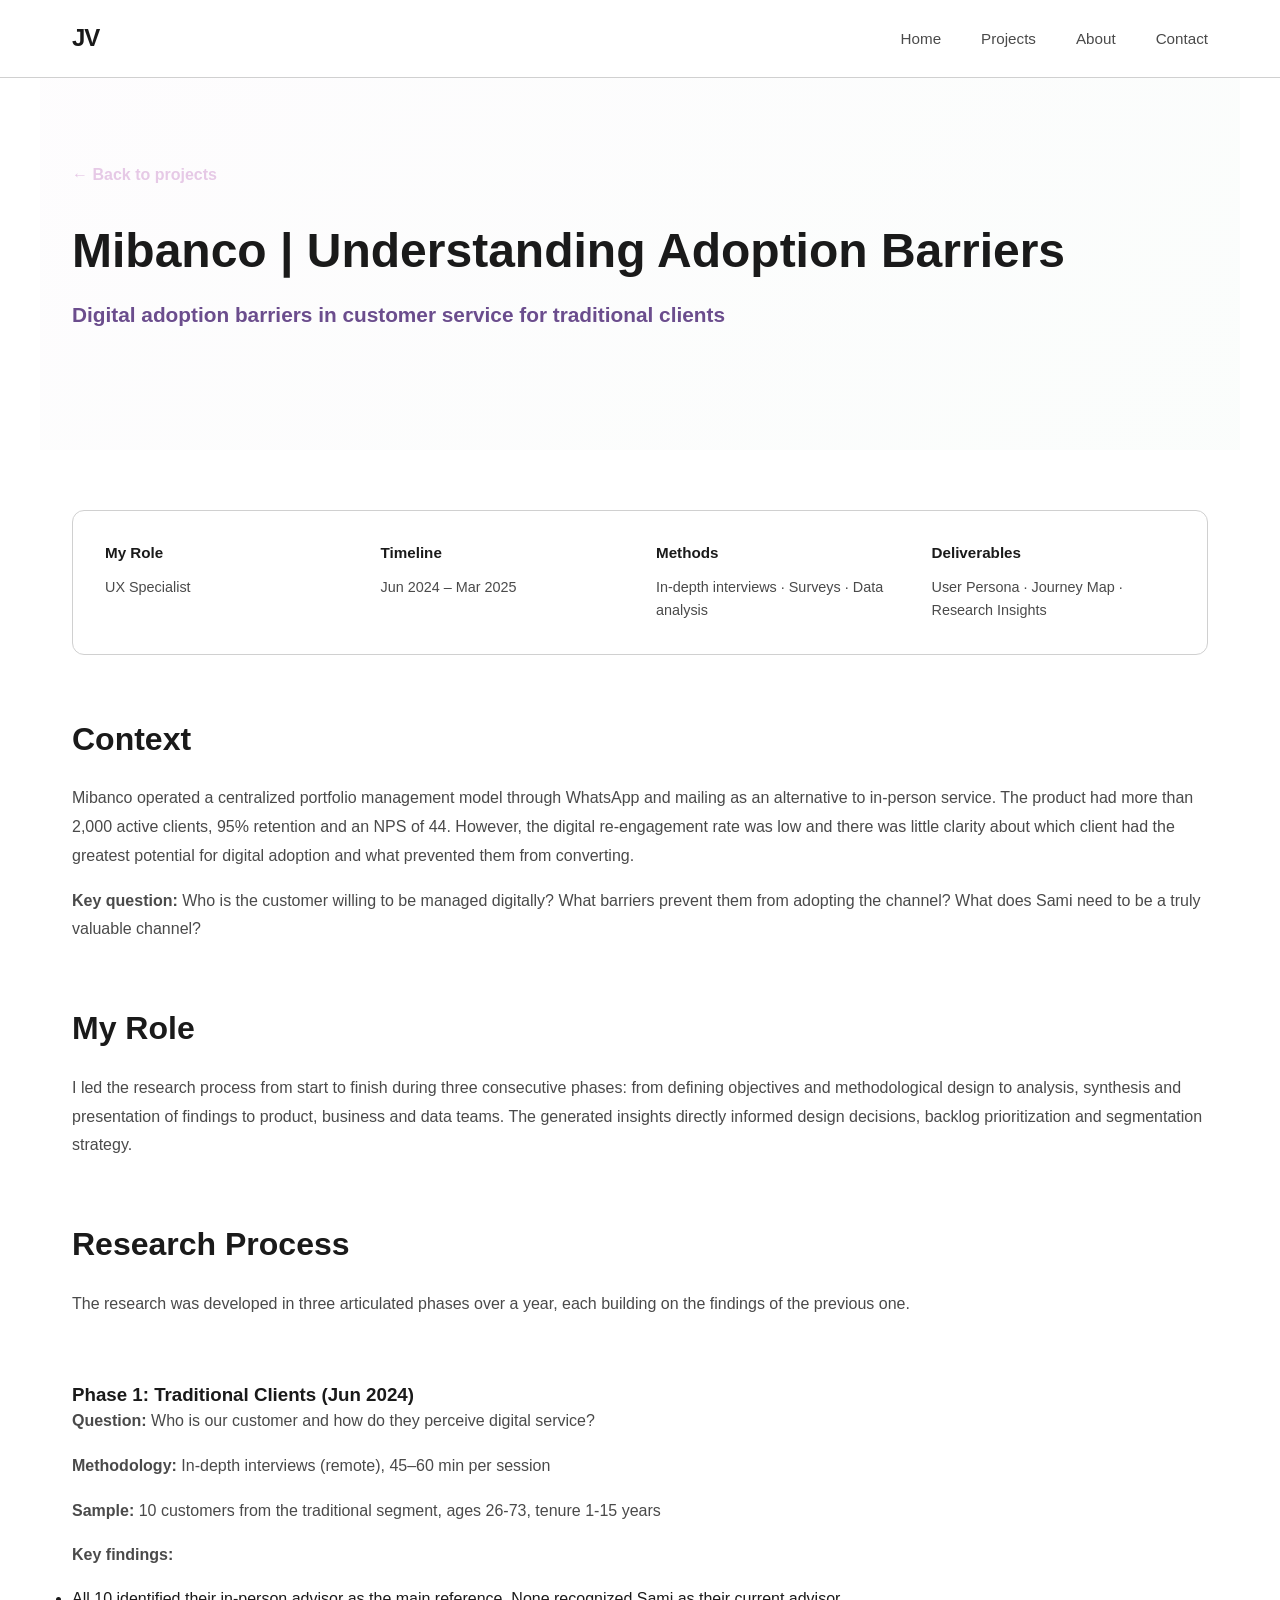
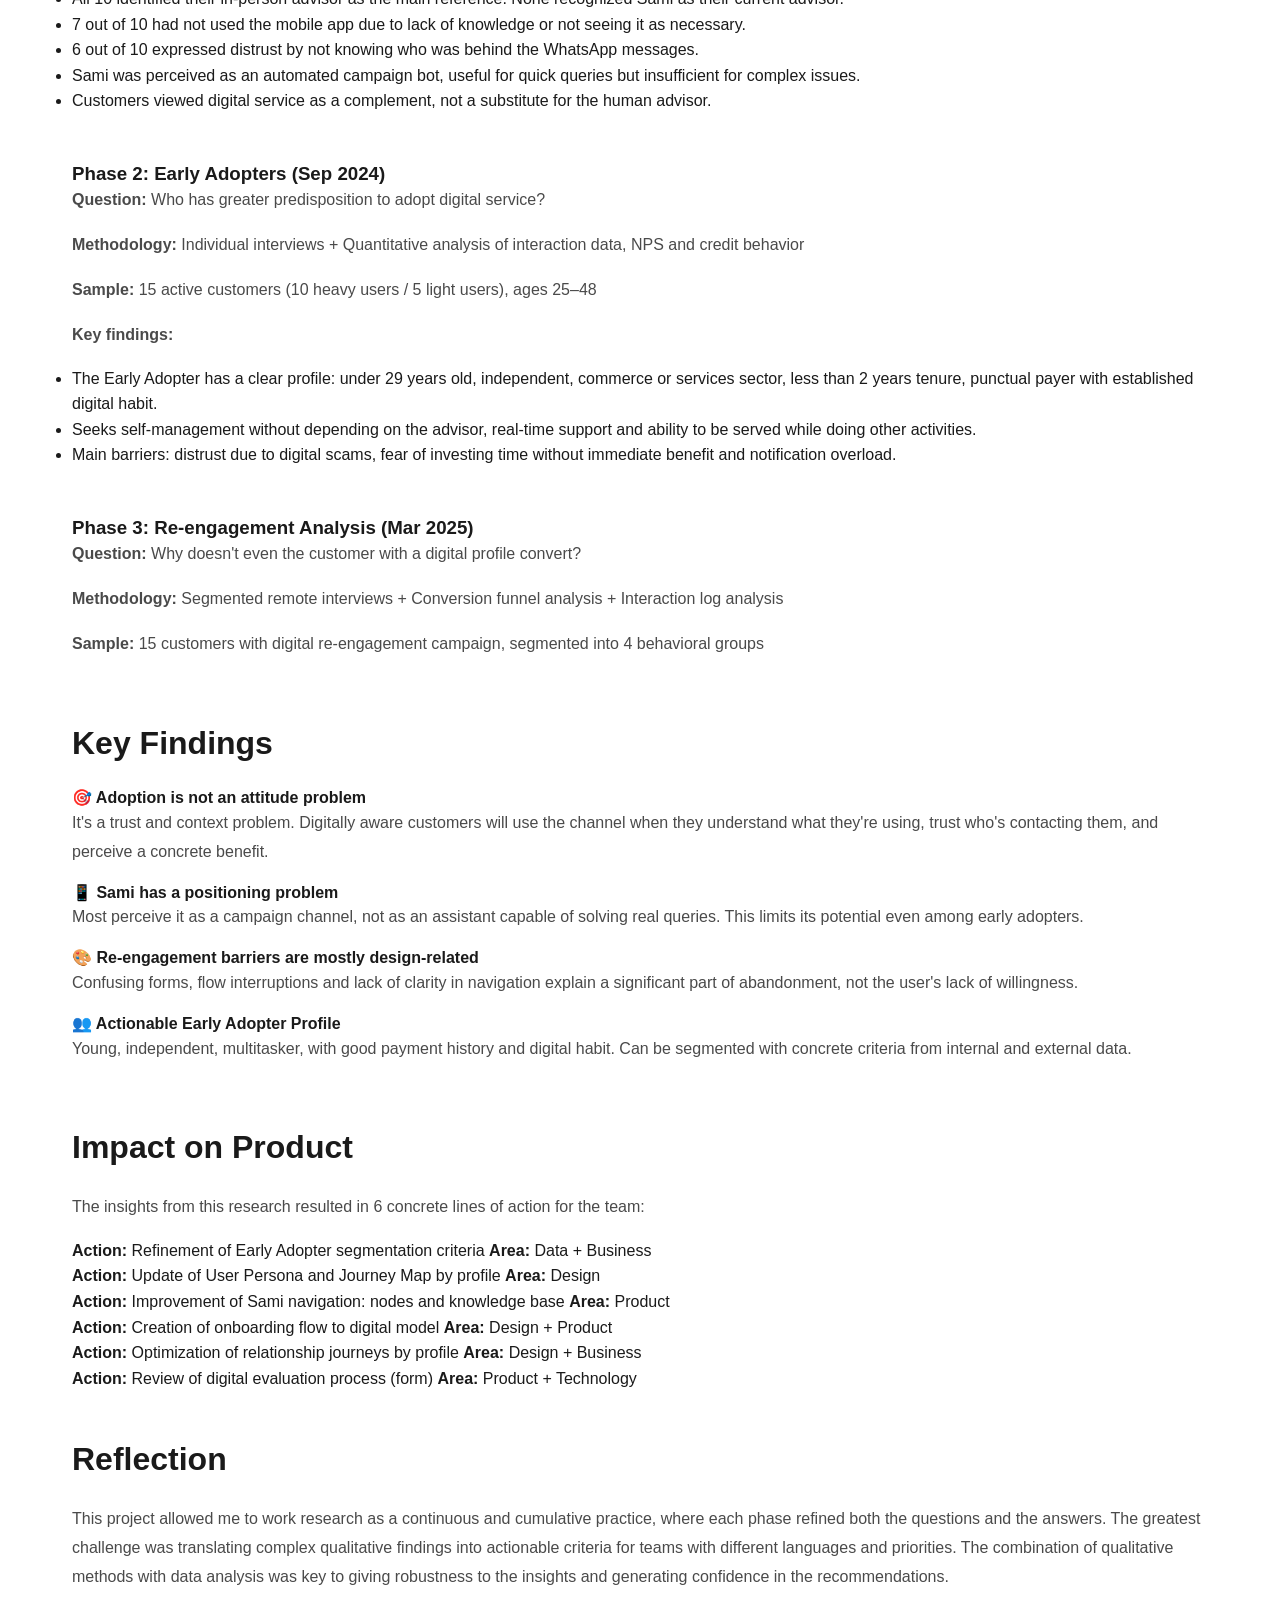
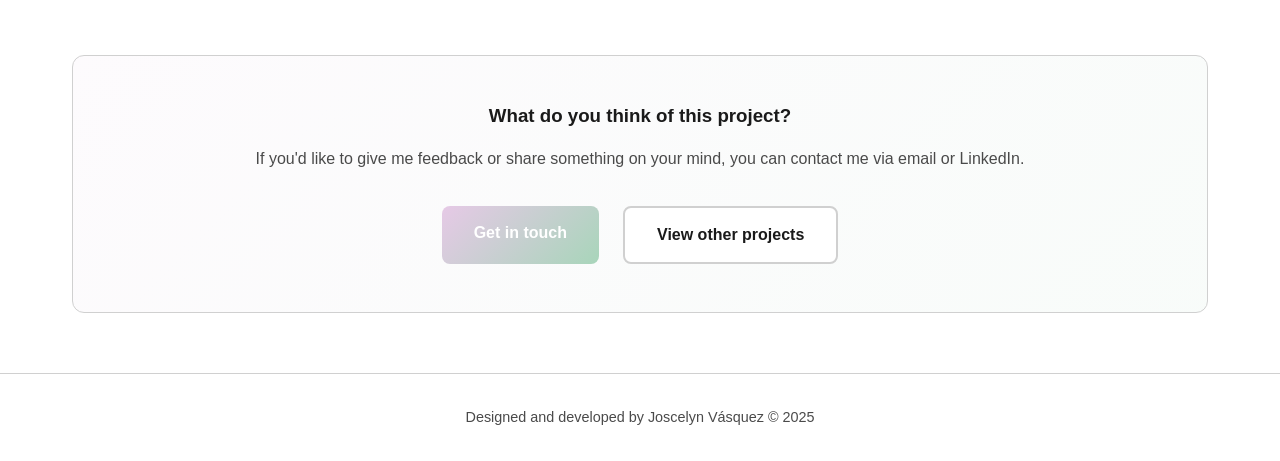
<file: project-mibanco-research.html>
<!DOCTYPE html>
<html lang="en">
<head>
    <meta charset="UTF-8">
    <meta name="viewport" content="width=device-width, initial-scale=1.0">
    <title>Mibanco | Research - Joscelyn Vásquez</title>
    <link rel="stylesheet" href="styles.css">
</head>
<body>
    <!-- Navigation Bar -->
    <nav class="navbar">
        <div class="nav-container">
            <a href="index.html" class="logo">JV</a>
            <ul class="nav-links">
                <li><a href="index.html#home" class="nav-link">Home</a></li>
                <li><a href="index.html#projects" class="nav-link">Projects</a></li>
                <li><a href="index.html#about" class="nav-link">About</a></li>
                <li><a href="index.html#contact" class="nav-link">Contact</a></li>
            </ul>
        </div>
    </nav>

    <!-- Project Hero -->
    <section class="project-hero">
        <div class="project-hero-content">
            <a href="index.html#projects" class="back-link">← Back to projects</a>
            <h1 class="project-title">Mibanco | Understanding Adoption Barriers</h1>
            <p class="project-subtitle">Digital adoption barriers in customer service for traditional clients</p>
        </div>
    </section>

    <!-- Project Content -->
    <section class="project-content">
        <div class="project-container">
            <!-- Project Meta -->
            <div class="project-meta">
                <div class="meta-item">
                    <h4>My Role</h4>
                    <p>UX Specialist</p>
                </div>
                <div class="meta-item">
                    <h4>Timeline</h4>
                    <p>Jun 2024 – Mar 2025</p>
                </div>
                <div class="meta-item">
                    <h4>Methods</h4>
                    <p>In-depth interviews · Surveys · Data analysis</p>
                </div>
                <div class="meta-item">
                    <h4>Deliverables</h4>
                    <p>User Persona · Journey Map · Research Insights</p>
                </div>
            </div>

            <!-- Project Body -->
            <div class="project-body">
                <section class="project-section">
                    <h2>Context</h2>
                    <p>Mibanco operated a centralized portfolio management model through WhatsApp and mailing as an alternative to in-person service. The product had more than 2,000 active clients, 95% retention and an NPS of 44. However, the digital re-engagement rate was low and there was little clarity about which client had the greatest potential for digital adoption and what prevented them from converting.</p>
                    <p><strong>Key question:</strong> Who is the customer willing to be managed digitally? What barriers prevent them from adopting the channel? What does Sami need to be a truly valuable channel?</p>
                </section>

                <section class="project-section">
                    <h2>My Role</h2>
                    <p>I led the research process from start to finish during three consecutive phases: from defining objectives and methodological design to analysis, synthesis and presentation of findings to product, business and data teams. The generated insights directly informed design decisions, backlog prioritization and segmentation strategy.</p>
                </section>

                <section class="project-section">
                    <h2>Research Process</h2>
                    <p>The research was developed in three articulated phases over a year, each building on the findings of the previous one.</p>
                </section>

                <section class="project-section">
                    <h3>Phase 1: Traditional Clients (Jun 2024)</h3>
                    <p><strong>Question:</strong> Who is our customer and how do they perceive digital service?</p>
                    <p><strong>Methodology:</strong> In-depth interviews (remote), 45–60 min per session</p>
                    <p><strong>Sample:</strong> 10 customers from the traditional segment, ages 26-73, tenure 1-15 years</p>
                    
                    <div class="research-findings">
                        <p><strong>Key findings:</strong></p>
                        <ul>
                            <li>All 10 identified their in-person advisor as the main reference. None recognized Sami as their current advisor.</li>
                            <li>7 out of 10 had not used the mobile app due to lack of knowledge or not seeing it as necessary.</li>
                            <li>6 out of 10 expressed distrust by not knowing who was behind the WhatsApp messages.</li>
                            <li>Sami was perceived as an automated campaign bot, useful for quick queries but insufficient for complex issues.</li>
                            <li>Customers viewed digital service as a complement, not a substitute for the human advisor.</li>
                        </ul>
                    </div>
                </section>

                <section class="project-section">
                    <h3>Phase 2: Early Adopters (Sep 2024)</h3>
                    <p><strong>Question:</strong> Who has greater predisposition to adopt digital service?</p>
                    <p><strong>Methodology:</strong> Individual interviews + Quantitative analysis of interaction data, NPS and credit behavior</p>
                    <p><strong>Sample:</strong> 15 active customers (10 heavy users / 5 light users), ages 25–48</p>
                    
                    <div class="research-findings">
                        <p><strong>Key findings:</strong></p>
                        <ul>
                            <li>The Early Adopter has a clear profile: under 29 years old, independent, commerce or services sector, less than 2 years tenure, punctual payer with established digital habit.</li>
                            <li>Seeks self-management without depending on the advisor, real-time support and ability to be served while doing other activities.</li>
                            <li>Main barriers: distrust due to digital scams, fear of investing time without immediate benefit and notification overload.</li>
                        </ul>
                    </div>
                </section>

                <section class="project-section">
                    <h3>Phase 3: Re-engagement Analysis (Mar 2025)</h3>
                    <p><strong>Question:</strong> Why doesn't even the customer with a digital profile convert?</p>
                    <p><strong>Methodology:</strong> Segmented remote interviews + Conversion funnel analysis + Interaction log analysis</p>
                    <p><strong>Sample:</strong> 15 customers with digital re-engagement campaign, segmented into 4 behavioral groups</p>
                </section>

                <section class="project-section">
                    <h2>Key Findings</h2>
                    <div class="findings-grid">
                        <div class="finding">
                            <h4>🎯 Adoption is not an attitude problem</h4>
                            <p>It's a trust and context problem. Digitally aware customers will use the channel when they understand what they're using, trust who's contacting them, and perceive a concrete benefit.</p>
                        </div>
                        <div class="finding">
                            <h4>📱 Sami has a positioning problem</h4>
                            <p>Most perceive it as a campaign channel, not as an assistant capable of solving real queries. This limits its potential even among early adopters.</p>
                        </div>
                        <div class="finding">
                            <h4>🎨 Re-engagement barriers are mostly design-related</h4>
                            <p>Confusing forms, flow interruptions and lack of clarity in navigation explain a significant part of abandonment, not the user's lack of willingness.</p>
                        </div>
                        <div class="finding">
                            <h4>👥 Actionable Early Adopter Profile</h4>
                            <p>Young, independent, multitasker, with good payment history and digital habit. Can be segmented with concrete criteria from internal and external data.</p>
                        </div>
                    </div>
                </section>

                <section class="project-section">
                    <h2>Impact on Product</h2>
                    <p>The insights from this research resulted in 6 concrete lines of action for the team:</p>
                    <div class="impact-table">
                        <div class="impact-row">
                            <strong>Action:</strong> Refinement of Early Adopter segmentation criteria
                            <strong>Area:</strong> Data + Business
                        </div>
                        <div class="impact-row">
                            <strong>Action:</strong> Update of User Persona and Journey Map by profile
                            <strong>Area:</strong> Design
                        </div>
                        <div class="impact-row">
                            <strong>Action:</strong> Improvement of Sami navigation: nodes and knowledge base
                            <strong>Area:</strong> Product
                        </div>
                        <div class="impact-row">
                            <strong>Action:</strong> Creation of onboarding flow to digital model
                            <strong>Area:</strong> Design + Product
                        </div>
                        <div class="impact-row">
                            <strong>Action:</strong> Optimization of relationship journeys by profile
                            <strong>Area:</strong> Design + Business
                        </div>
                        <div class="impact-row">
                            <strong>Action:</strong> Review of digital evaluation process (form)
                            <strong>Area:</strong> Product + Technology
                        </div>
                    </div>
                </section>

                <section class="project-section">
                    <h2>Reflection</h2>
                    <p>This project allowed me to work research as a continuous and cumulative practice, where each phase refined both the questions and the answers. The greatest challenge was translating complex qualitative findings into actionable criteria for teams with different languages and priorities. The combination of qualitative methods with data analysis was key to giving robustness to the insights and generating confidence in the recommendations.</p>
                </section>

                <section class="project-section cta-section">
                    <h3>What do you think of this project?</h3>
                    <p>If you'd like to give me feedback or share something on your mind, you can contact me via email or LinkedIn.</p>
                    <div class="project-cta">
                        <a href="index.html#contact" class="btn btn-primary">Get in touch</a>
                        <a href="index.html#projects" class="btn btn-secondary">View other projects</a>
                    </div>
                </section>
            </div>
        </div>
    </section>

    <!-- Footer -->
    <footer class="footer">
        <p class="footer-text">Designed and developed by Joscelyn Vásquez © 2025</p>
    </footer>

    <script src="script.js"></script>
</body>
</html>
</file>
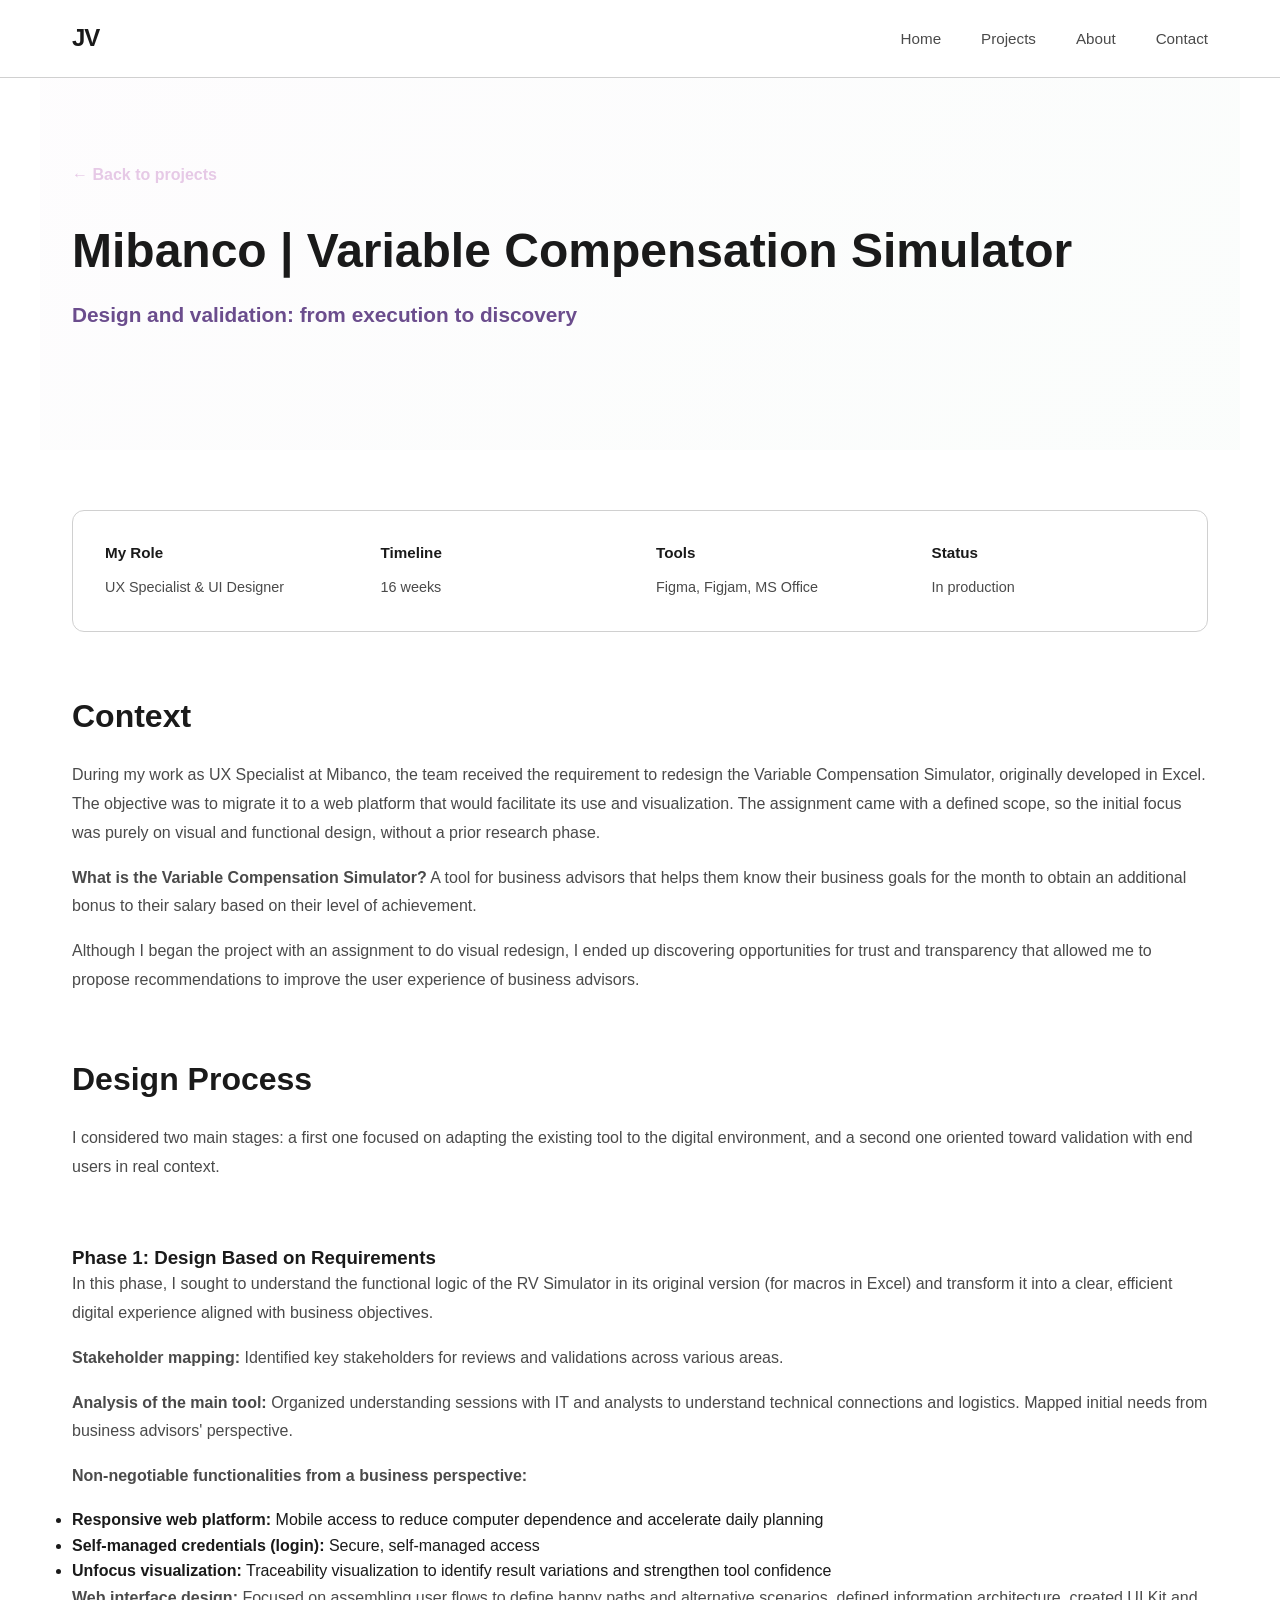
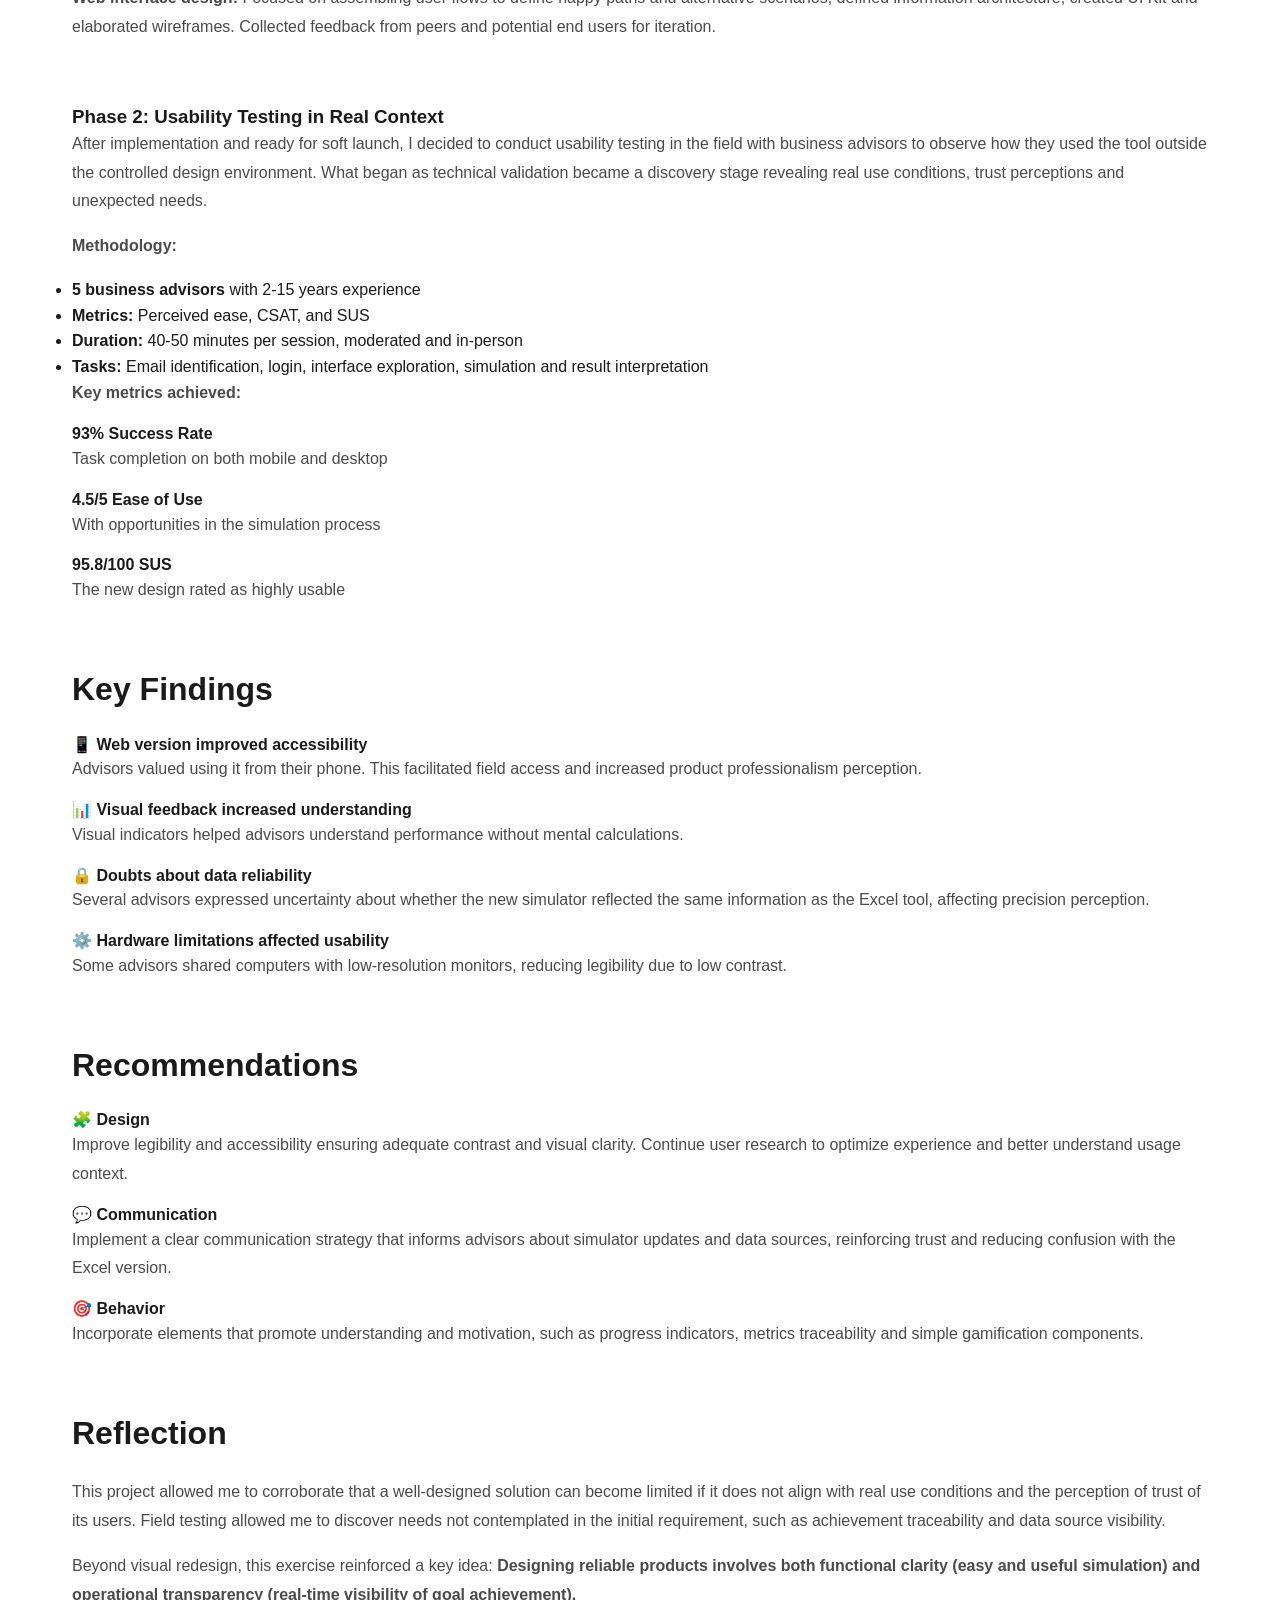
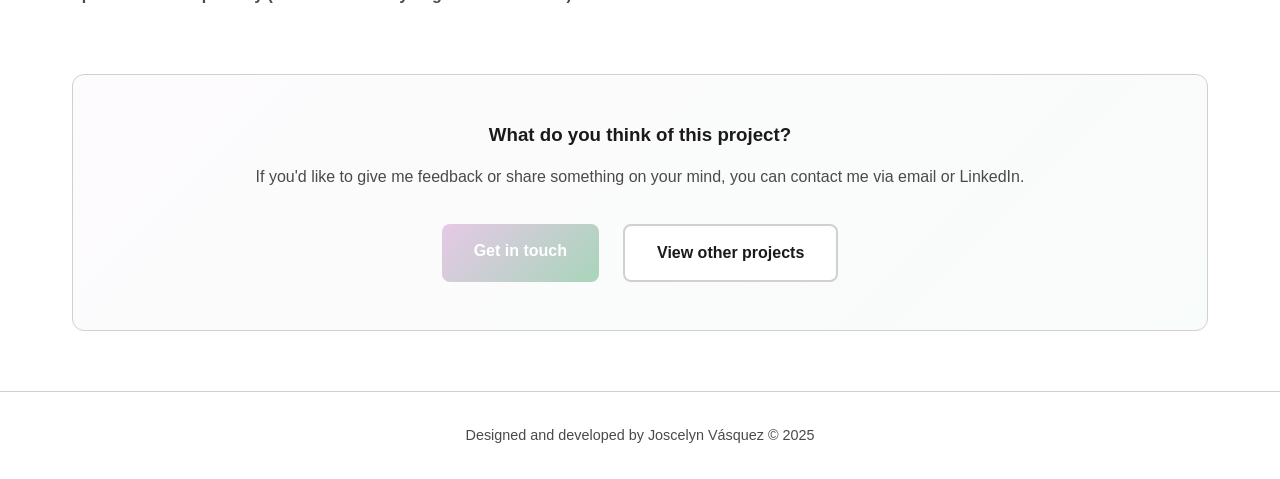
<file: project-mibanco-simulator.html>
<!DOCTYPE html>
<html lang="en">
<head>
    <meta charset="UTF-8">
    <meta name="viewport" content="width=device-width, initial-scale=1.0">
    <title>Mibanco RV Simulator - Joscelyn Vásquez</title>
    <link rel="stylesheet" href="styles.css">
</head>
<body>
    <!-- Navigation Bar -->
    <nav class="navbar">
        <div class="nav-container">
            <a href="index.html" class="logo">JV</a>
            <ul class="nav-links">
                <li><a href="index.html#home" class="nav-link">Home</a></li>
                <li><a href="index.html#projects" class="nav-link">Projects</a></li>
                <li><a href="index.html#about" class="nav-link">About</a></li>
                <li><a href="index.html#contact" class="nav-link">Contact</a></li>
            </ul>
        </div>
    </nav>

    <!-- Project Hero -->
    <section class="project-hero">
        <div class="project-hero-content">
            <a href="index.html#projects" class="back-link">← Back to projects</a>
            <h1 class="project-title">Mibanco | Variable Compensation Simulator</h1>
            <p class="project-subtitle">Design and validation: from execution to discovery</p>
        </div>
    </section>

    <!-- Project Content -->
    <section class="project-content">
        <div class="project-container">
            <!-- Project Meta -->
            <div class="project-meta">
                <div class="meta-item">
                    <h4>My Role</h4>
                    <p>UX Specialist & UI Designer</p>
                </div>
                <div class="meta-item">
                    <h4>Timeline</h4>
                    <p>16 weeks</p>
                </div>
                <div class="meta-item">
                    <h4>Tools</h4>
                    <p>Figma, Figjam, MS Office</p>
                </div>
                <div class="meta-item">
                    <h4>Status</h4>
                    <p>In production</p>
                </div>
            </div>

            <!-- Project Body -->
            <div class="project-body">
                <section class="project-section">
                    <h2>Context</h2>
                    <p>During my work as UX Specialist at Mibanco, the team received the requirement to redesign the Variable Compensation Simulator, originally developed in Excel. The objective was to migrate it to a web platform that would facilitate its use and visualization. The assignment came with a defined scope, so the initial focus was purely on visual and functional design, without a prior research phase.</p>
                    <p><strong>What is the Variable Compensation Simulator?</strong> A tool for business advisors that helps them know their business goals for the month to obtain an additional bonus to their salary based on their level of achievement.</p>
                    <p>Although I began the project with an assignment to do visual redesign, I ended up discovering opportunities for trust and transparency that allowed me to propose recommendations to improve the user experience of business advisors.</p>
                </section>

                <section class="project-section">
                    <h2>Design Process</h2>
                    <p>I considered two main stages: a first one focused on adapting the existing tool to the digital environment, and a second one oriented toward validation with end users in real context.</p>
                </section>

                <section class="project-section">
                    <h3>Phase 1: Design Based on Requirements</h3>
                    <p>In this phase, I sought to understand the functional logic of the RV Simulator in its original version (for macros in Excel) and transform it into a clear, efficient digital experience aligned with business objectives.</p>
                    
                    <p><strong>Stakeholder mapping:</strong> Identified key stakeholders for reviews and validations across various areas.</p>
                    
                    <p><strong>Analysis of the main tool:</strong> Organized understanding sessions with IT and analysts to understand technical connections and logistics. Mapped initial needs from business advisors' perspective.</p>
                    
                    <p><strong>Non-negotiable functionalities from a business perspective:</strong></p>
                    <ul>
                        <li><strong>Responsive web platform:</strong> Mobile access to reduce computer dependence and accelerate daily planning</li>
                        <li><strong>Self-managed credentials (login):</strong> Secure, self-managed access</li>
                        <li><strong>Unfocus visualization:</strong> Traceability visualization to identify result variations and strengthen tool confidence</li>
                    </ul>

                    <p><strong>Web interface design:</strong> Focused on assembling user flows to define happy paths and alternative scenarios, defined information architecture, created UI Kit and elaborated wireframes. Collected feedback from peers and potential end users for iteration.</p>
                </section>

                <section class="project-section">
                    <h3>Phase 2: Usability Testing in Real Context</h3>
                    <p>After implementation and ready for soft launch, I decided to conduct usability testing in the field with business advisors to observe how they used the tool outside the controlled design environment. What began as technical validation became a discovery stage revealing real use conditions, trust perceptions and unexpected needs.</p>
                    
                    <p><strong>Methodology:</strong></p>
                    <ul>
                        <li><strong>5 business advisors</strong> with 2-15 years experience</li>
                        <li><strong>Metrics:</strong> Perceived ease, CSAT, and SUS</li>
                        <li><strong>Duration:</strong> 40-50 minutes per session, moderated and in-person</li>
                        <li><strong>Tasks:</strong> Email identification, login, interface exploration, simulation and result interpretation</li>
                    </ul>

                    <p><strong>Key metrics achieved:</strong></p>
                    <div class="metrics-grid">
                        <div class="metric">
                            <h4>93% Success Rate</h4>
                            <p>Task completion on both mobile and desktop</p>
                        </div>
                        <div class="metric">
                            <h4>4.5/5 Ease of Use</h4>
                            <p>With opportunities in the simulation process</p>
                        </div>
                        <div class="metric">
                            <h4>95.8/100 SUS</h4>
                            <p>The new design rated as highly usable</p>
                        </div>
                    </div>
                </section>

                <section class="project-section">
                    <h2>Key Findings</h2>
                    <div class="findings-grid">
                        <div class="finding">
                            <h4>📱 Web version improved accessibility</h4>
                            <p>Advisors valued using it from their phone. This facilitated field access and increased product professionalism perception.</p>
                        </div>
                        <div class="finding">
                            <h4>📊 Visual feedback increased understanding</h4>
                            <p>Visual indicators helped advisors understand performance without mental calculations.</p>
                        </div>
                        <div class="finding">
                            <h4>🔒 Doubts about data reliability</h4>
                            <p>Several advisors expressed uncertainty about whether the new simulator reflected the same information as the Excel tool, affecting precision perception.</p>
                        </div>
                        <div class="finding">
                            <h4>⚙️ Hardware limitations affected usability</h4>
                            <p>Some advisors shared computers with low-resolution monitors, reducing legibility due to low contrast.</p>
                        </div>
                    </div>
                </section>

                <section class="project-section">
                    <h2>Recommendations</h2>
                    <div class="recommendations">
                        <div class="rec">
                            <h4>🧩 Design</h4>
                            <p>Improve legibility and accessibility ensuring adequate contrast and visual clarity. Continue user research to optimize experience and better understand usage context.</p>
                        </div>
                        <div class="rec">
                            <h4>💬 Communication</h4>
                            <p>Implement a clear communication strategy that informs advisors about simulator updates and data sources, reinforcing trust and reducing confusion with the Excel version.</p>
                        </div>
                        <div class="rec">
                            <h4>🎯 Behavior</h4>
                            <p>Incorporate elements that promote understanding and motivation, such as progress indicators, metrics traceability and simple gamification components.</p>
                        </div>
                    </div>
                </section>

                <section class="project-section">
                    <h2>Reflection</h2>
                    <p>This project allowed me to corroborate that a well-designed solution can become limited if it does not align with real use conditions and the perception of trust of its users. Field testing allowed me to discover needs not contemplated in the initial requirement, such as achievement traceability and data source visibility.</p>
                    <p>Beyond visual redesign, this exercise reinforced a key idea: <strong>Designing reliable products involves both functional clarity (easy and useful simulation) and operational transparency (real-time visibility of goal achievement).</strong></p>
                </section>

                <section class="project-section cta-section">
                    <h3>What do you think of this project?</h3>
                    <p>If you'd like to give me feedback or share something on your mind, you can contact me via email or LinkedIn.</p>
                    <div class="project-cta">
                        <a href="index.html#contact" class="btn btn-primary">Get in touch</a>
                        <a href="index.html#projects" class="btn btn-secondary">View other projects</a>
                    </div>
                </section>
            </div>
        </div>
    </section>

    <!-- Footer -->
    <footer class="footer">
        <p class="footer-text">Designed and developed by Joscelyn Vásquez © 2025</p>
    </footer>

    <script src="script.js"></script>
</body>
</html>
</file>
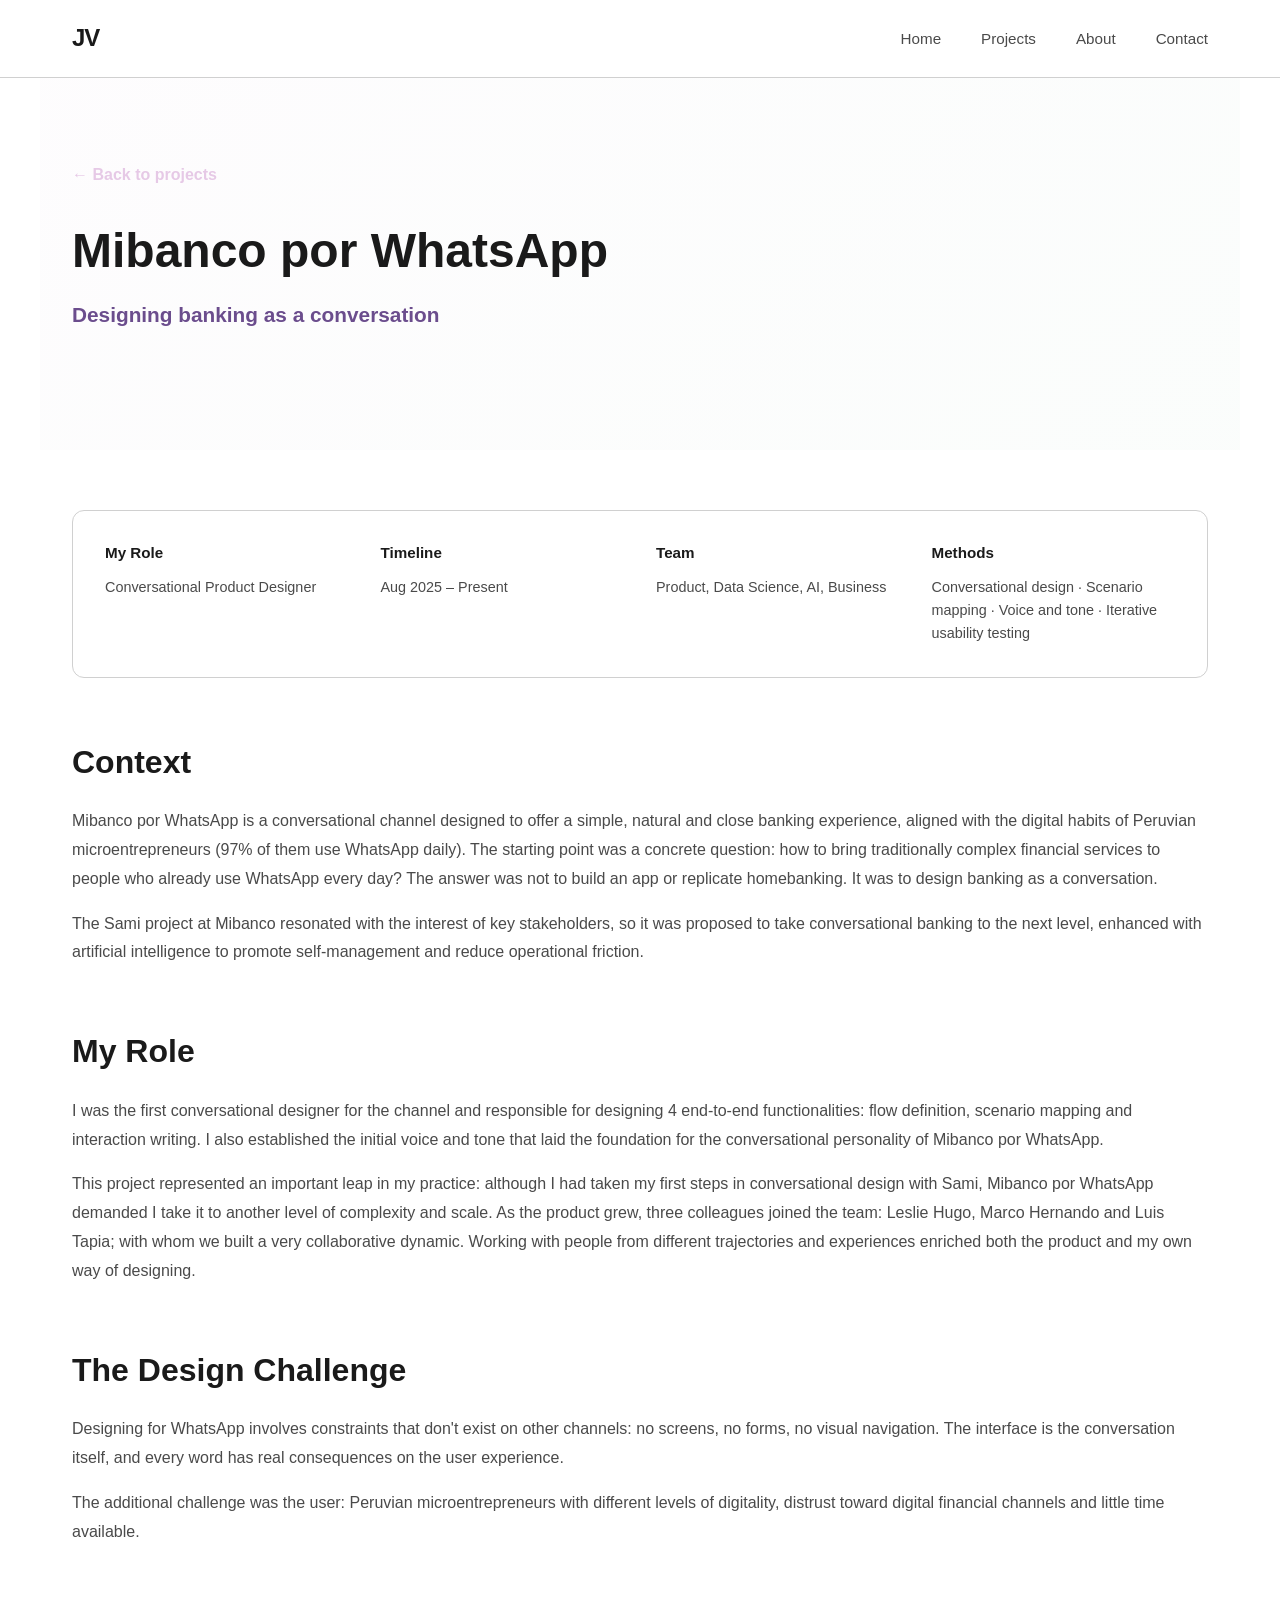
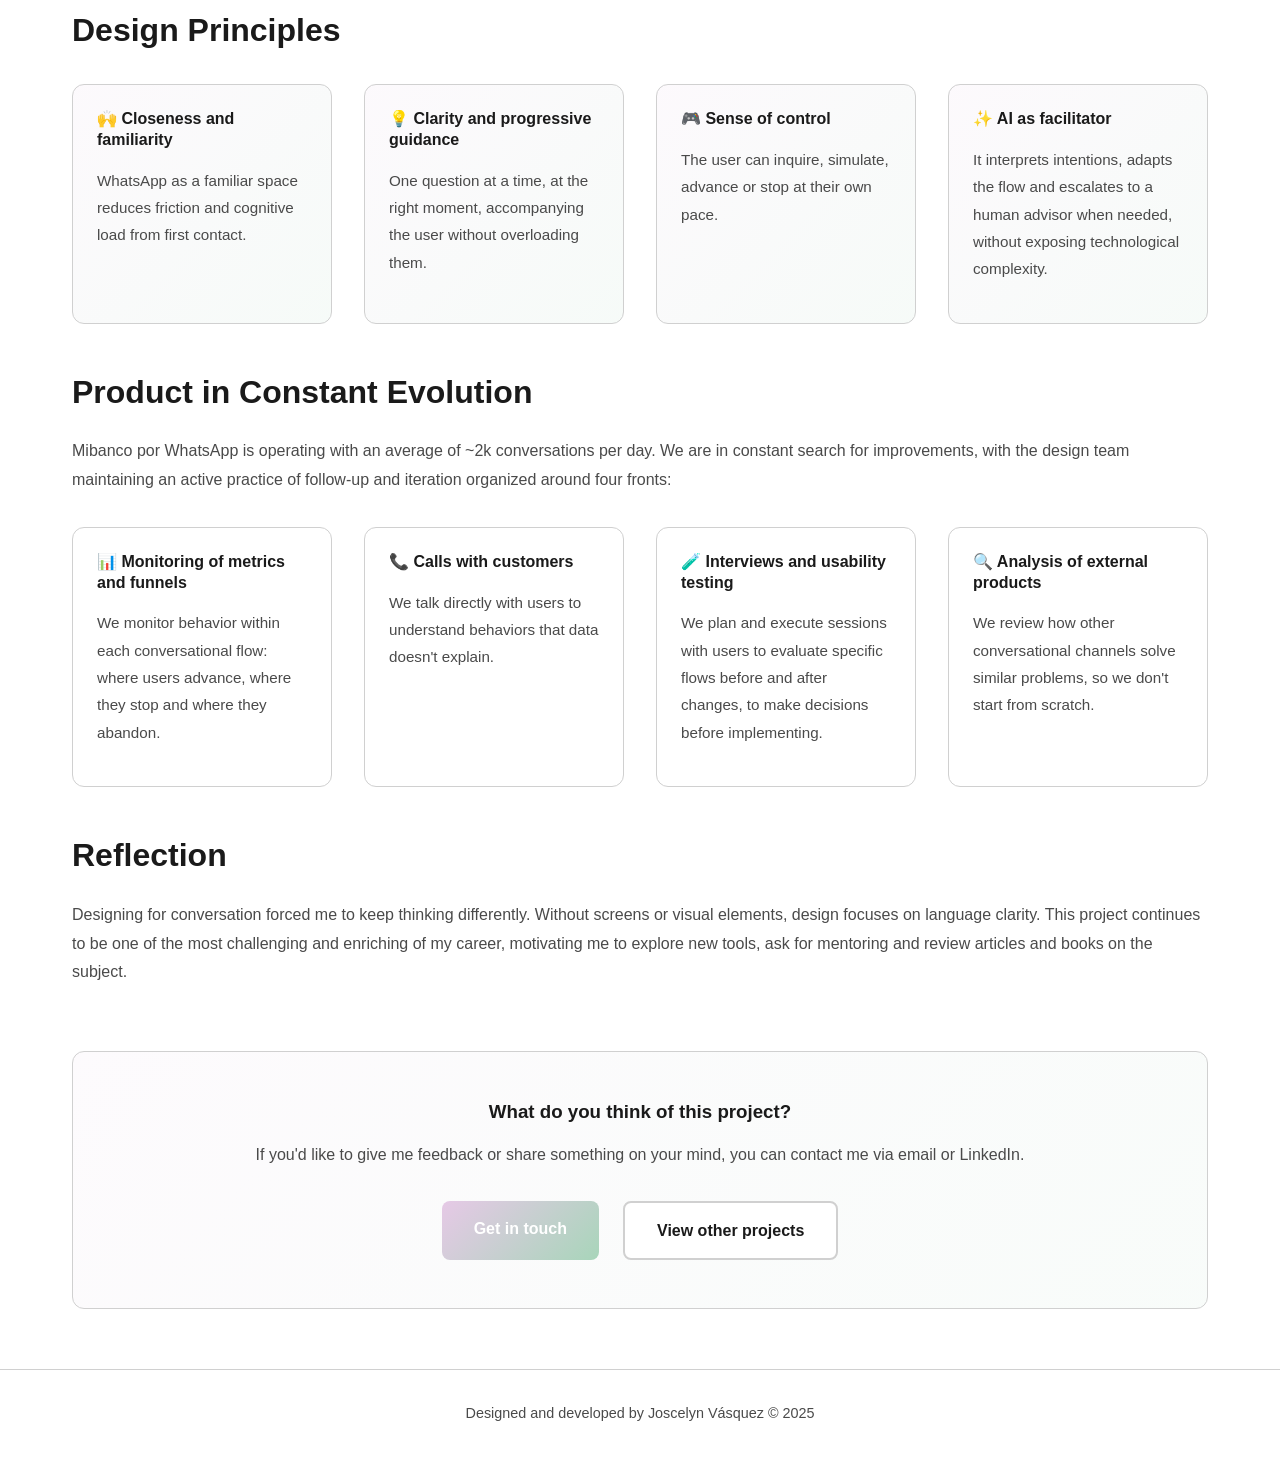
<file: project-mibanco-whatsapp.html>
<!DOCTYPE html>
<html lang="en">
<head>
    <meta charset="UTF-8">
    <meta name="viewport" content="width=device-width, initial-scale=1.0">
    <title>Mibanco por WhatsApp - Joscelyn Vásquez</title>
    <link rel="stylesheet" href="styles.css">
</head>
<body>
    <!-- Navigation Bar -->
    <nav class="navbar">
        <div class="nav-container">
            <a href="index.html" class="logo">JV</a>
            <ul class="nav-links">
                <li><a href="index.html#home" class="nav-link">Home</a></li>
                <li><a href="index.html#projects" class="nav-link">Projects</a></li>
                <li><a href="index.html#about" class="nav-link">About</a></li>
                <li><a href="index.html#contact" class="nav-link">Contact</a></li>
            </ul>
        </div>
    </nav>

    <!-- Project Hero -->
    <section class="project-hero">
        <div class="project-hero-content">
            <a href="index.html#projects" class="back-link">← Back to projects</a>
            <h1 class="project-title">Mibanco por WhatsApp</h1>
            <p class="project-subtitle">Designing banking as a conversation</p>
        </div>
    </section>

    <!-- Project Content -->
    <section class="project-content">
        <div class="project-container">
            <!-- Project Meta -->
            <div class="project-meta">
                <div class="meta-item">
                    <h4>My Role</h4>
                    <p>Conversational Product Designer</p>
                </div>
                <div class="meta-item">
                    <h4>Timeline</h4>
                    <p>Aug 2025 – Present</p>
                </div>
                <div class="meta-item">
                    <h4>Team</h4>
                    <p>Product, Data Science, AI, Business</p>
                </div>
                <div class="meta-item">
                    <h4>Methods</h4>
                    <p>Conversational design · Scenario mapping · Voice and tone · Iterative usability testing</p>
                </div>
            </div>

            <!-- Project Body -->
            <div class="project-body">
                <section class="project-section">
                    <h2>Context</h2>
                    <p>Mibanco por WhatsApp is a conversational channel designed to offer a simple, natural and close banking experience, aligned with the digital habits of Peruvian microentrepreneurs (97% of them use WhatsApp daily). The starting point was a concrete question: how to bring traditionally complex financial services to people who already use WhatsApp every day? The answer was not to build an app or replicate homebanking. It was to design banking as a conversation.</p>
                    <p>The Sami project at Mibanco resonated with the interest of key stakeholders, so it was proposed to take conversational banking to the next level, enhanced with artificial intelligence to promote self-management and reduce operational friction.</p>
                </section>

                <section class="project-section">
                    <h2>My Role</h2>
                    <p>I was the first conversational designer for the channel and responsible for designing 4 end-to-end functionalities: flow definition, scenario mapping and interaction writing. I also established the initial voice and tone that laid the foundation for the conversational personality of Mibanco por WhatsApp.</p>
                    <p>This project represented an important leap in my practice: although I had taken my first steps in conversational design with Sami, Mibanco por WhatsApp demanded I take it to another level of complexity and scale. As the product grew, three colleagues joined the team: Leslie Hugo, Marco Hernando and Luis Tapia; with whom we built a very collaborative dynamic. Working with people from different trajectories and experiences enriched both the product and my own way of designing.</p>
                </section>

                <section class="project-section">
                    <h2>The Design Challenge</h2>
                    <p>Designing for WhatsApp involves constraints that don't exist on other channels: no screens, no forms, no visual navigation. The interface is the conversation itself, and every word has real consequences on the user experience.</p>
                    <p>The additional challenge was the user: Peruvian microentrepreneurs with different levels of digitality, distrust toward digital financial channels and little time available.</p>
                </section>

                <section class="project-section">
                    <h2>Design Principles</h2>
                    <div class="principles-grid">
                        <div class="principle">
                            <h4>🙌 Closeness and familiarity</h4>
                            <p>WhatsApp as a familiar space reduces friction and cognitive load from first contact.</p>
                        </div>
                        <div class="principle">
                            <h4>💡 Clarity and progressive guidance</h4>
                            <p>One question at a time, at the right moment, accompanying the user without overloading them.</p>
                        </div>
                        <div class="principle">
                            <h4>🎮 Sense of control</h4>
                            <p>The user can inquire, simulate, advance or stop at their own pace.</p>
                        </div>
                        <div class="principle">
                            <h4>✨ AI as facilitator</h4>
                            <p>It interprets intentions, adapts the flow and escalates to a human advisor when needed, without exposing technological complexity.</p>
                        </div>
                    </div>
                </section>

                <section class="project-section">
                    <h2>Product in Constant Evolution</h2>
                    <p>Mibanco por WhatsApp is operating with an average of ~2k conversations per day. We are in constant search for improvements, with the design team maintaining an active practice of follow-up and iteration organized around four fronts:</p>
                    
                    <div class="evolution-points">
                        <div class="point">
                            <h4>📊 Monitoring of metrics and funnels</h4>
                            <p>We monitor behavior within each conversational flow: where users advance, where they stop and where they abandon.</p>
                        </div>
                        <div class="point">
                            <h4>📞 Calls with customers</h4>
                            <p>We talk directly with users to understand behaviors that data doesn't explain.</p>
                        </div>
                        <div class="point">
                            <h4>🧪 Interviews and usability testing</h4>
                            <p>We plan and execute sessions with users to evaluate specific flows before and after changes, to make decisions before implementing.</p>
                        </div>
                        <div class="point">
                            <h4>🔍 Analysis of external products</h4>
                            <p>We review how other conversational channels solve similar problems, so we don't start from scratch.</p>
                        </div>
                    </div>
                </section>

                <section class="project-section">
                    <h2>Reflection</h2>
                    <p>Designing for conversation forced me to keep thinking differently. Without screens or visual elements, design focuses on language clarity. This project continues to be one of the most challenging and enriching of my career, motivating me to explore new tools, ask for mentoring and review articles and books on the subject.</p>
                </section>

                <section class="project-section cta-section">
                    <h3>What do you think of this project?</h3>
                    <p>If you'd like to give me feedback or share something on your mind, you can contact me via email or LinkedIn.</p>
                    <div class="project-cta">
                        <a href="index.html#contact" class="btn btn-primary">Get in touch</a>
                        <a href="index.html#projects" class="btn btn-secondary">View other projects</a>
                    </div>
                </section>
            </div>
        </div>
    </section>

    <!-- Footer -->
    <footer class="footer">
        <p class="footer-text">Designed and developed by Joscelyn Vásquez © 2025</p>
    </footer>

    <script src="script.js"></script>
</body>
</html>
</file>
<file: styles.css>
/* Variables de Color */
:root {
    --primary-soft: #e6c9e6;
    --primary-light: #f0e0f0;
    --secondary-soft: #a8d5ba;
    --secondary-light: #d4e8d4;
    --tertiary-soft: #ffd9b3;
    --tertiary-light: #ffe6cc;
    --accent-blue: #c9d9e6;
    --text-dark: #2c2c2c;
    --text-muted: #666666;
    --border-light: #e5e5e5;
    --white: #ffffff;
    --transition: all 0.3s ease;
}

/* Reset */
* {
    margin: 0;
    padding: 0;
    box-sizing: border-box;
}

html {
    scroll-behavior: smooth;
}

body {
    font-family: 'Segoe UI', Tahoma, Geneva, Verdana, sans-serif;
    background-color: var(--white);
    color: var(--text-dark);
    line-height: 1.6;
    overflow-x: hidden;
}

/* Typography */
h1, h2, h3, h4, h5, h6 {
    font-weight: 600;
    line-height: 1.3;
}

p {
    color: var(--text-muted);
}

a {
    text-decoration: none;
    color: inherit;
    transition: var(--transition);
}

/* Navigation Bar */
.navbar {
    position: fixed;
    top: 0;
    width: 100%;
    background: rgba(255, 255, 255, 0.95);
    backdrop-filter: blur(10px);
    padding: 1.2rem 0;
    z-index: 1000;
    border-bottom: 1px solid var(--border-light);
}

.nav-container {
    max-width: 1200px;
    margin: 0 auto;
    padding: 0 2rem;
    display: flex;
    justify-content: space-between;
    align-items: center;
}

.logo {
    font-size: 1.5rem;
    font-weight: 700;
    color: var(--text-dark);
    letter-spacing: -1px;
}

.nav-links {
    display: flex;
    list-style: none;
    gap: 2.5rem;
    align-items: center;
}

.nav-link {
    font-size: 0.95rem;
    color: var(--text-muted);
    font-weight: 500;
    position: relative;
    transition: var(--transition);
}

.nav-link:hover {
    color: var(--text-dark);
}

.nav-link::after {
    content: '';
    position: absolute;
    bottom: -4px;
    left: 0;
    width: 0;
    height: 2px;
    background: var(--primary-soft);
    transition: var(--transition);
}

.nav-link:hover::after {
    width: 100%;
}

.language-toggle {
    margin-left: 1rem;
}

.lang-btn {
    background: linear-gradient(135deg, var(--primary-soft), var(--secondary-soft));
    border: none;
    color: var(--white);
    padding: 0.5rem 1rem;
    border-radius: 20px;
    cursor: pointer;
    font-size: 0.85rem;
    font-weight: 600;
    transition: var(--transition);
}

.lang-btn:hover {
    transform: translateY(-2px);
    box-shadow: 0 4px 12px rgba(0, 0, 0, 0.1);
}

/* Hero Section */
.hero {
    padding: 120px 2rem 60px;
    max-width: 1200px;
    margin: 0 auto;
    display: grid;
    grid-template-columns: 1fr 1fr;
    gap: 4rem;
    align-items: center;
    min-height: 100vh;
}

.hero-content {
    animation: fadeInUp 0.8s ease;
}

.hero-title {
    font-size: 3.5rem;
    margin-bottom: 1rem;
    color: var(--text-dark);
    line-height: 1.1;
}

.hero-subtitle {
    font-size: 1.3rem;
    color: var(--primary-soft);
    font-weight: 600;
    margin-bottom: 1.5rem;
}

.hero-description {
    font-size: 1.1rem;
    color: var(--text-muted);
    margin-bottom: 2rem;
    line-height: 1.8;
    max-width: 90%;
}

.hero-cta {
    display: flex;
    gap: 1.5rem;
    flex-wrap: wrap;
}

.btn {
    padding: 0.9rem 2rem;
    border-radius: 8px;
    font-weight: 600;
    cursor: pointer;
    transition: var(--transition);
    border: none;
    font-size: 1rem;
}

.btn-primary {
    background: linear-gradient(135deg, var(--primary-soft), var(--secondary-soft));
    color: var(--white);
}

.btn-primary:hover {
    transform: translateY(-2px);
    box-shadow: 0 8px 20px rgba(168, 213, 186, 0.3);
}

.btn-secondary {
    background: var(--white);
    color: var(--text-dark);
    border: 2px solid var(--border-light);
}

.btn-secondary:hover {
    border-color: var(--primary-soft);
    color: var(--primary-soft);
}

.hero-decoration {
    display: flex;
    justify-content: center;
    align-items: center;
    color: var(--primary-soft);
    opacity: 0.4;
    animation: float 6s ease-in-out infinite;
}

.hero-decoration svg {
    width: 100%;
    max-width: 300px;
}

/* Projects Section */
.projects {
    padding: 80px 2rem;
    background: linear-gradient(135deg, rgba(230, 201, 230, 0.05) 0%, rgba(168, 213, 186, 0.05) 100%);
    max-width: 1400px;
    margin: 0 auto;
}

.section-header {
    text-align: center;
    margin-bottom: 4rem;
    animation: fadeInDown 0.8s ease;
}

.section-title {
    font-size: 2.5rem;
    margin-bottom: 1rem;
    color: var(--text-dark);
}

.section-description {
    font-size: 1.1rem;
    color: var(--text-muted);
    max-width: 600px;
    margin: 0 auto;
}

.projects-grid {
    display: grid;
    grid-template-columns: repeat(auto-fit, minmax(350px, 1fr));
    gap: 2.5rem;
}

.project-card {
    background: var(--white);
    border-radius: 12px;
    overflow: hidden;
    border: 1px solid var(--border-light);
    transition: var(--transition);
    animation: fadeInUp 0.8s ease;
}

.project-card:hover {
    transform: translateY(-8px);
    box-shadow: 0 12px 40px rgba(0, 0, 0, 0.08);
}

.project-image {
    width: 100%;
    height: 200px;
    transition: var(--transition);
}

.project-card:hover .project-image {
    transform: scale(1.05);
}

.project-content {
    padding: 2rem;
}

.project-title {
    font-size: 1.5rem;
    margin-bottom: 0.5rem;
    color: var(--text-dark);
}

.project-subtitle {
    font-size: 0.95rem;
    color: var(--primary-soft);
    font-weight: 600;
    margin-bottom: 1rem;
}

.project-description {
    font-size: 0.95rem;
    color: var(--text-muted);
    margin-bottom: 1.5rem;
    line-height: 1.7;
}

.project-tags {
    display: flex;
    flex-wrap: wrap;
    gap: 0.8rem;
    margin-bottom: 1.5rem;
}

.tag {
    font-size: 0.8rem;
    background: var(--primary-light);
    color: var(--text-dark);
    padding: 0.4rem 0.8rem;
    border-radius: 20px;
    font-weight: 500;
}

.project-link {
    font-weight: 600;
    color: var(--primary-soft);
    display: inline-flex;
    align-items: center;
    transition: var(--transition);
}

.project-link:hover {
    transform: translateX(4px);
    color: var(--secondary-soft);
}

/* About Section */
.about {
    padding: 80px 2rem;
    max-width: 1200px;
    margin: 0 auto;
}

.about-container {
    display: grid;
    grid-template-columns: 1fr;
    gap: 3rem;
}

.about-description {
    font-size: 1.1rem;
    color: var(--text-muted);
    line-height: 1.8;
    margin-bottom: 3rem;
}

.skills-section {
    margin-top: 3rem;
}

.skills-title {
    font-size: 1.5rem;
    margin-bottom: 2rem;
    color: var(--text-dark);
}

.skills-grid {
    display: grid;
    grid-template-columns: repeat(auto-fit, minmax(250px, 1fr));
    gap: 2rem;
}

.skill-category {
    padding: 2rem;
    background: linear-gradient(135deg, rgba(230, 201, 230, 0.1) 0%, rgba(168, 213, 186, 0.1) 100%);
    border-radius: 12px;
    border: 1px solid var(--border-light);
}

.skill-category h4 {
    margin-bottom: 0.8rem;
    color: var(--text-dark);
}

.skill-category p {
    font-size: 0.95rem;
    color: var(--text-muted);
}

/* Contact Section */
.contact {
    padding: 80px 2rem;
    background: linear-gradient(135deg, rgba(230, 201, 230, 0.08) 0%, rgba(168, 213, 186, 0.08) 100%);
    max-width: 1200px;
    margin: 0 auto;
    text-align: center;
}

.contact-container {
    max-width: 600px;
    margin: 0 auto;
}

.contact-description {
    font-size: 1.1rem;
    color: var(--text-muted);
    margin-bottom: 3rem;
}

.contact-links {
    display: flex;
    flex-direction: column;
    gap: 1.5rem;
}

.contact-link {
    display: inline-flex;
    align-items: center;
    justify-content: center;
    gap: 1rem;
    padding: 1rem 2rem;
    background: var(--white);
    border: 1px solid var(--border-light);
    border-radius: 8px;
    transition: var(--transition);
    color: var(--text-dark);
}

.contact-link:hover {
    background: linear-gradient(135deg, rgba(230, 201, 230, 0.1) 0%, rgba(168, 213, 186, 0.1) 100%);
    border-color: var(--primary-soft);
    transform: translateY(-2px);
}

.contact-link .icon {
    font-size: 1.5rem;
    font-weight: bold;
}

.contact-link .label {
    font-weight: 600;
}

/* Footer */
.footer {
    padding: 2rem;
    text-align: center;
    background: var(--white);
    border-top: 1px solid var(--border-light);
}

.footer-text {
    font-size: 0.9rem;
    color: var(--text-muted);
}

/* Animations */
@keyframes fadeInUp {
    from {
        opacity: 0;
        transform: translateY(30px);
    }
    to {
        opacity: 1;
        transform: translateY(0);
    }
}

@keyframes fadeInDown {
    from {
        opacity: 0;
        transform: translateY(-30px);
    }
    to {
        opacity: 1;
        transform: translateY(0);
    }
}

@keyframes float {
    0%, 100% {
        transform: translateY(0px);
    }
    50% {
        transform: translateY(20px);
    }
}

/* Responsive Design */
@media (max-width: 768px) {
    .navbar {
        padding: 1rem 0;
    }

    .nav-container {
        padding: 0 1.5rem;
    }

    .nav-links {
        gap: 1.5rem;
    }

    .nav-link {
        font-size: 0.85rem;
    }

    .hero {
        grid-template-columns: 1fr;
        padding: 100px 1.5rem 40px;
        min-height: auto;
        gap: 2rem;
    }

    .hero-title {
        font-size: 2.5rem;
    }

    .hero-subtitle {
        font-size: 1.1rem;
    }

    .hero-description {
        font-size: 1rem;
    }

    .hero-decoration {
        display: none;
    }

    .projects {
        padding: 60px 1.5rem;
    }

    .projects-grid {
        grid-template-columns: 1fr;
        gap: 2rem;
    }

    .section-title {
        font-size: 2rem;
    }

    .about {
        padding: 60px 1.5rem;
    }

    .skills-grid {
        grid-template-columns: 1fr;
    }

    .contact {
        padding: 60px 1.5rem;
    }

    .hero-cta {
        flex-direction: column;
    }

    .btn {
        width: 100%;
        text-align: center;
    }
}

@media (max-width: 480px) {
    .nav-links {
        gap: 1rem;
        font-size: 0.8rem;
    }

    .hero-title {
        font-size: 2rem;
    }

    .hero-subtitle {
        font-size: 1rem;
    }

    .section-title {
        font-size: 1.8rem;
    }

    .project-card {
        margin: 0;
    }

    .skills-grid {
        gap: 1.5rem;
    }

    .skill-category {
        padding: 1.5rem;
    }

    .contact-links {
        gap: 1rem;
    }

    .contact-link {
        padding: 0.8rem 1.5rem;
        font-size: 0.9rem;
    }
}

/* Project Detail Pages */
.project-hero {
    padding: 120px 2rem 60px;
    max-width: 1200px;
    margin: 0 auto;
    min-height: 50vh;
    display: flex;
    align-items: center;
    background: linear-gradient(135deg, rgba(230, 201, 230, 0.05) 0%, rgba(168, 213, 186, 0.05) 100%);
}

.project-hero-content {
    animation: fadeInUp 0.8s ease;
}

.back-link {
    display: inline-block;
    margin-bottom: 2rem;
    color: var(--primary-soft);
    font-weight: 600;
    transition: var(--transition);
}

.back-link:hover {
    transform: translateX(-4px);
}

.project-title {
    font-size: 3rem;
    margin-bottom: 1rem;
    color: var(--text-dark);
}

.project-subtitle {
    font-size: 1.3rem;
    color: var(--primary-soft);
    font-weight: 600;
}

.project-content {
    padding: 60px 2rem;
    max-width: 1200px;
    margin: 0 auto;
}

.project-container {
    display: grid;
    grid-template-columns: 1fr;
    gap: 4rem;
}

.project-meta {
    display: grid;
    grid-template-columns: repeat(auto-fit, minmax(200px, 1fr));
    gap: 2rem;
    padding: 2rem;
    background: var(--white);
    border: 1px solid var(--border-light);
    border-radius: 12px;
}

.meta-item h4 {
    color: var(--text-dark);
    margin-bottom: 0.8rem;
    font-size: 0.95rem;
}

.meta-item p {
    color: var(--text-muted);
    font-size: 0.9rem;
}

.project-body {
    display: grid;
    grid-template-columns: 1fr;
    gap: 3rem;
}

.project-section {
    animation: fadeInUp 0.8s ease;
}

.project-section h2 {
    font-size: 2rem;
    margin-bottom: 1.5rem;
    color: var(--text-dark);
}

.project-section p {
    font-size: 1rem;
    line-height: 1.8;
    color: var(--text-muted);
    margin-bottom: 1rem;
}

.principles-grid, .evolution-points {
    display: grid;
    grid-template-columns: repeat(auto-fit, minmax(250px, 1fr));
    gap: 2rem;
    margin-top: 2rem;
}

.principle, .point {
    padding: 1.5rem;
    background: var(--white);
    border: 1px solid var(--border-light);
    border-radius: 12px;
    transition: var(--transition);
}

.principle {
    background: linear-gradient(135deg, rgba(230, 201, 230, 0.1) 0%, rgba(168, 213, 186, 0.1) 100%);
}

.point:hover {
    transform: translateY(-4px);
    box-shadow: 0 8px 20px rgba(0, 0, 0, 0.08);
}

.principle h4, .point h4 {
    color: var(--text-dark);
    margin-bottom: 1rem;
}

.principle p, .point p {
    font-size: 0.95rem;
}

.cta-section {
    text-align: center;
    padding: 3rem;
    background: linear-gradient(135deg, rgba(230, 201, 230, 0.08) 0%, rgba(168, 213, 186, 0.08) 100%);
    border-radius: 12px;
    border: 1px solid var(--border-light);
}

.cta-section h3 {
    color: var(--text-dark);
    margin-bottom: 1rem;
}

.project-cta {
    display: flex;
    gap: 1.5rem;
    justify-content: center;
    flex-wrap: wrap;
    margin-top: 2rem;
}
/* About Image */
.about-image {
    display: flex;
    justify-content: center;
    margin-bottom: 2rem;
}

.about-image img {
    width: 200px;
    height: 200px;
    border-radius: 50%;
    border: 3px solid var(--primary-soft);
    object-fit: cover;
    box-shadow: 0 4px 12px rgba(0, 0, 0, 0.1);
}

/* Improved Color Contrast */
:root {
    --text-dark: #1a1a1a;
    --text-muted: #4a4a4a;
    --border-light: #d0d0d0;
}

.hero-description, .about-description, .project-description, .contact-description {
    color: var(--text-muted);
}

.project-subtitle, .section-description {
    color: #6b4d8d;
}

.section-title {
    color: var(--text-dark);
}

.skill-category p, .principle p, .point p {
    color: var(--text-muted);
}

/* Better contrast for tags */
.tag {
    background: #f0e0f0;
    color: #2d1f4d;
    font-weight: 500;
}
</file>
